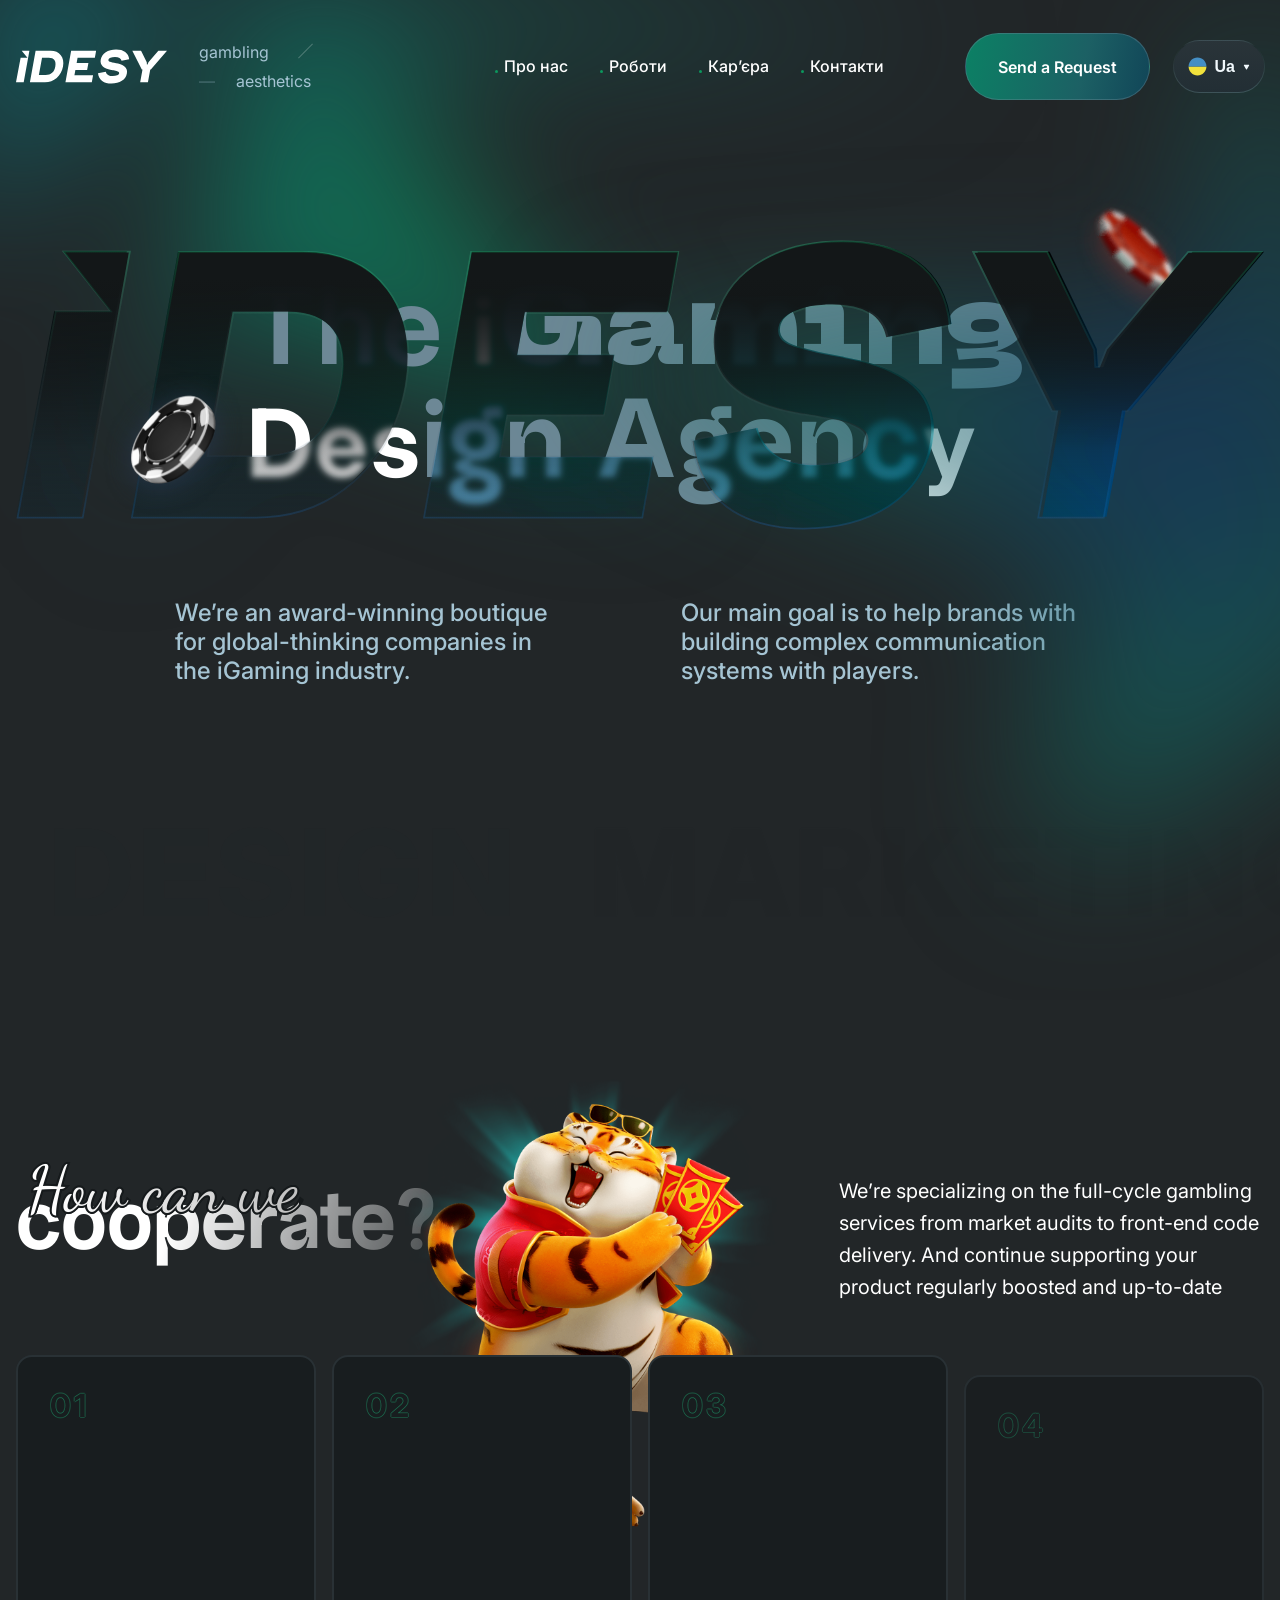
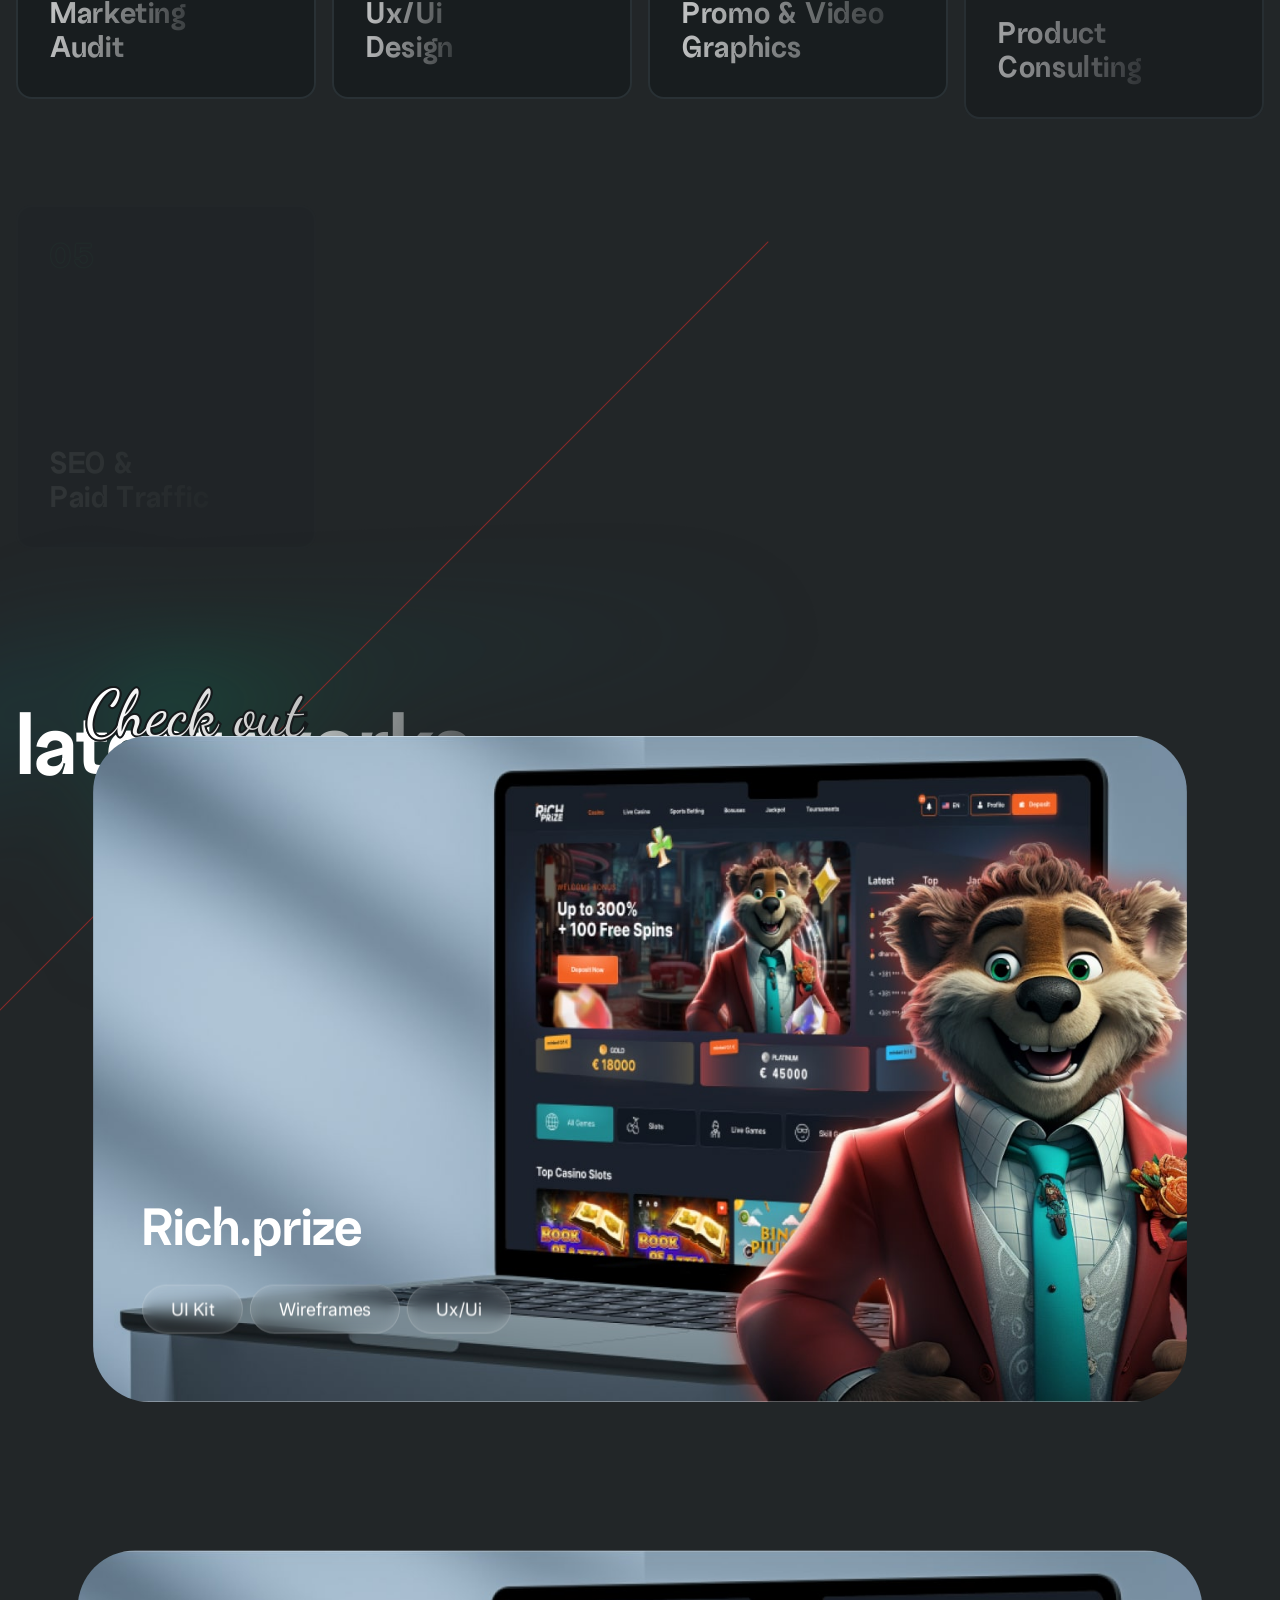
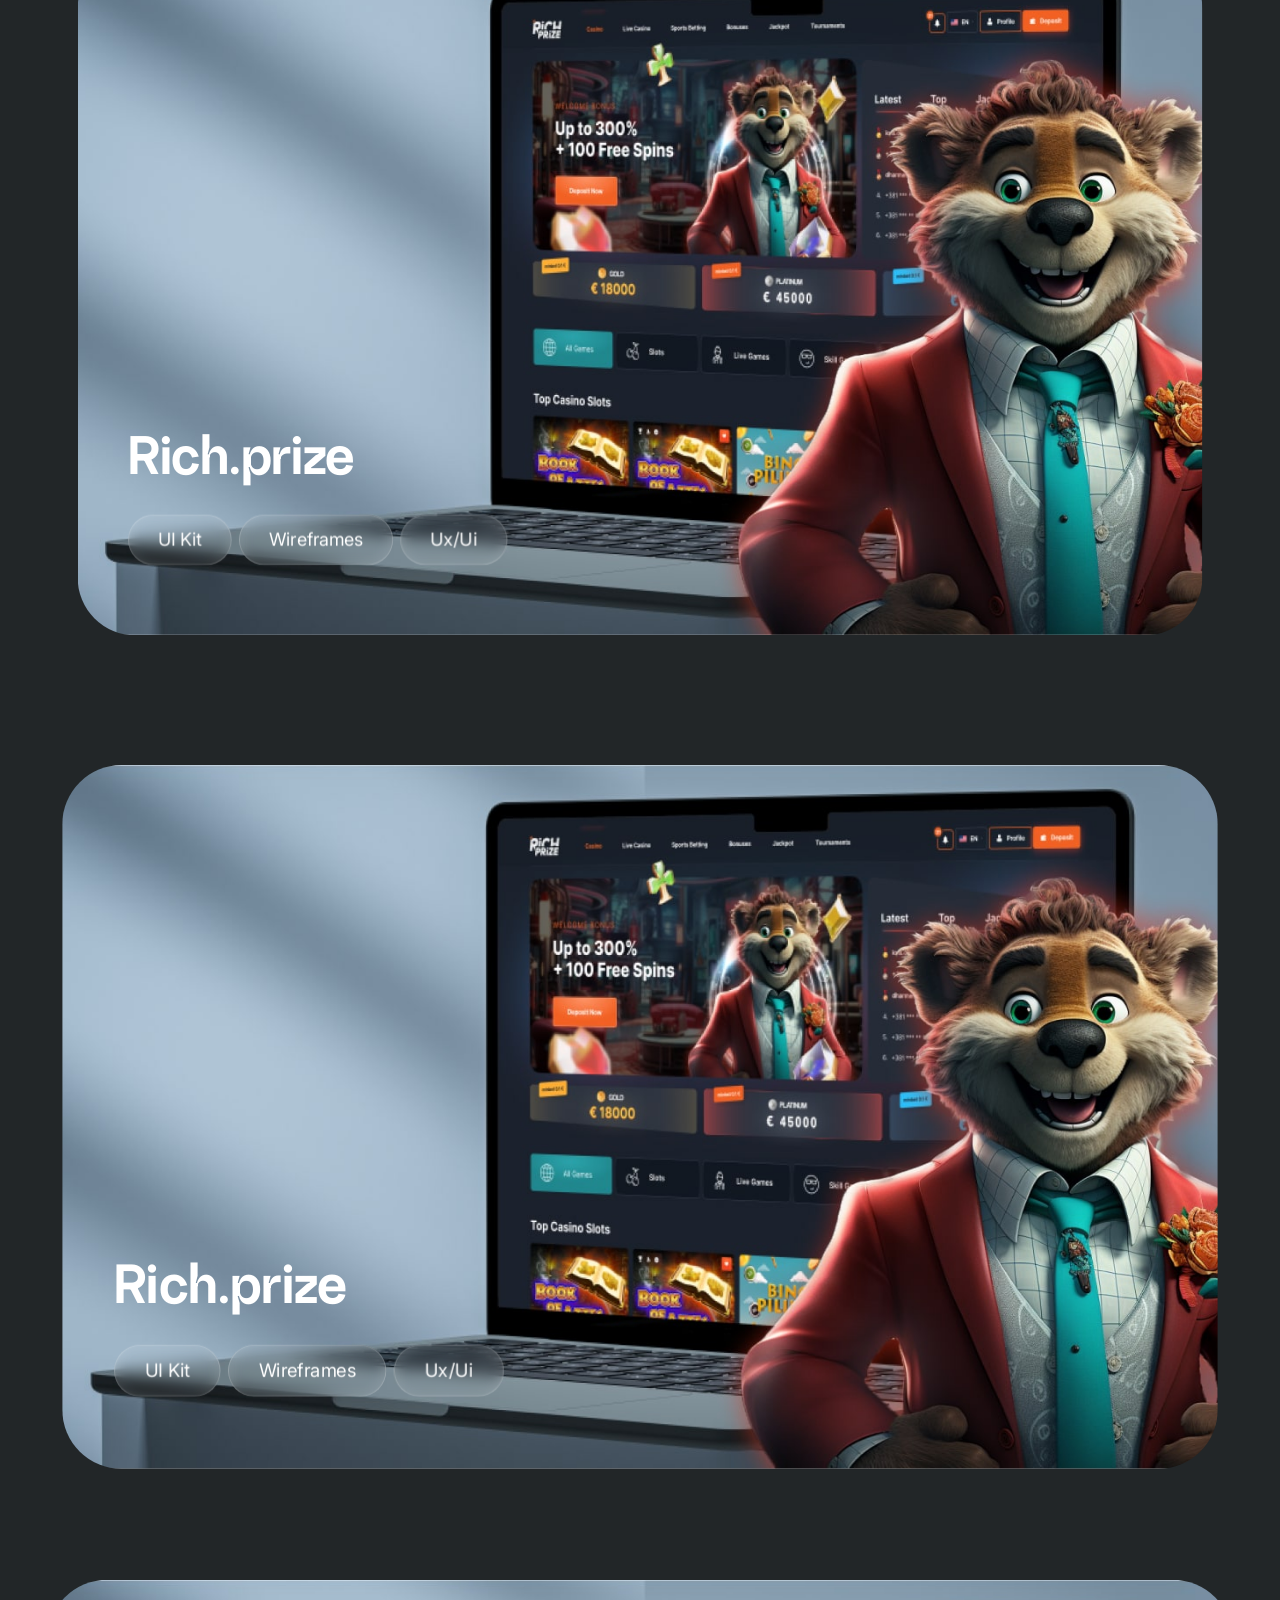
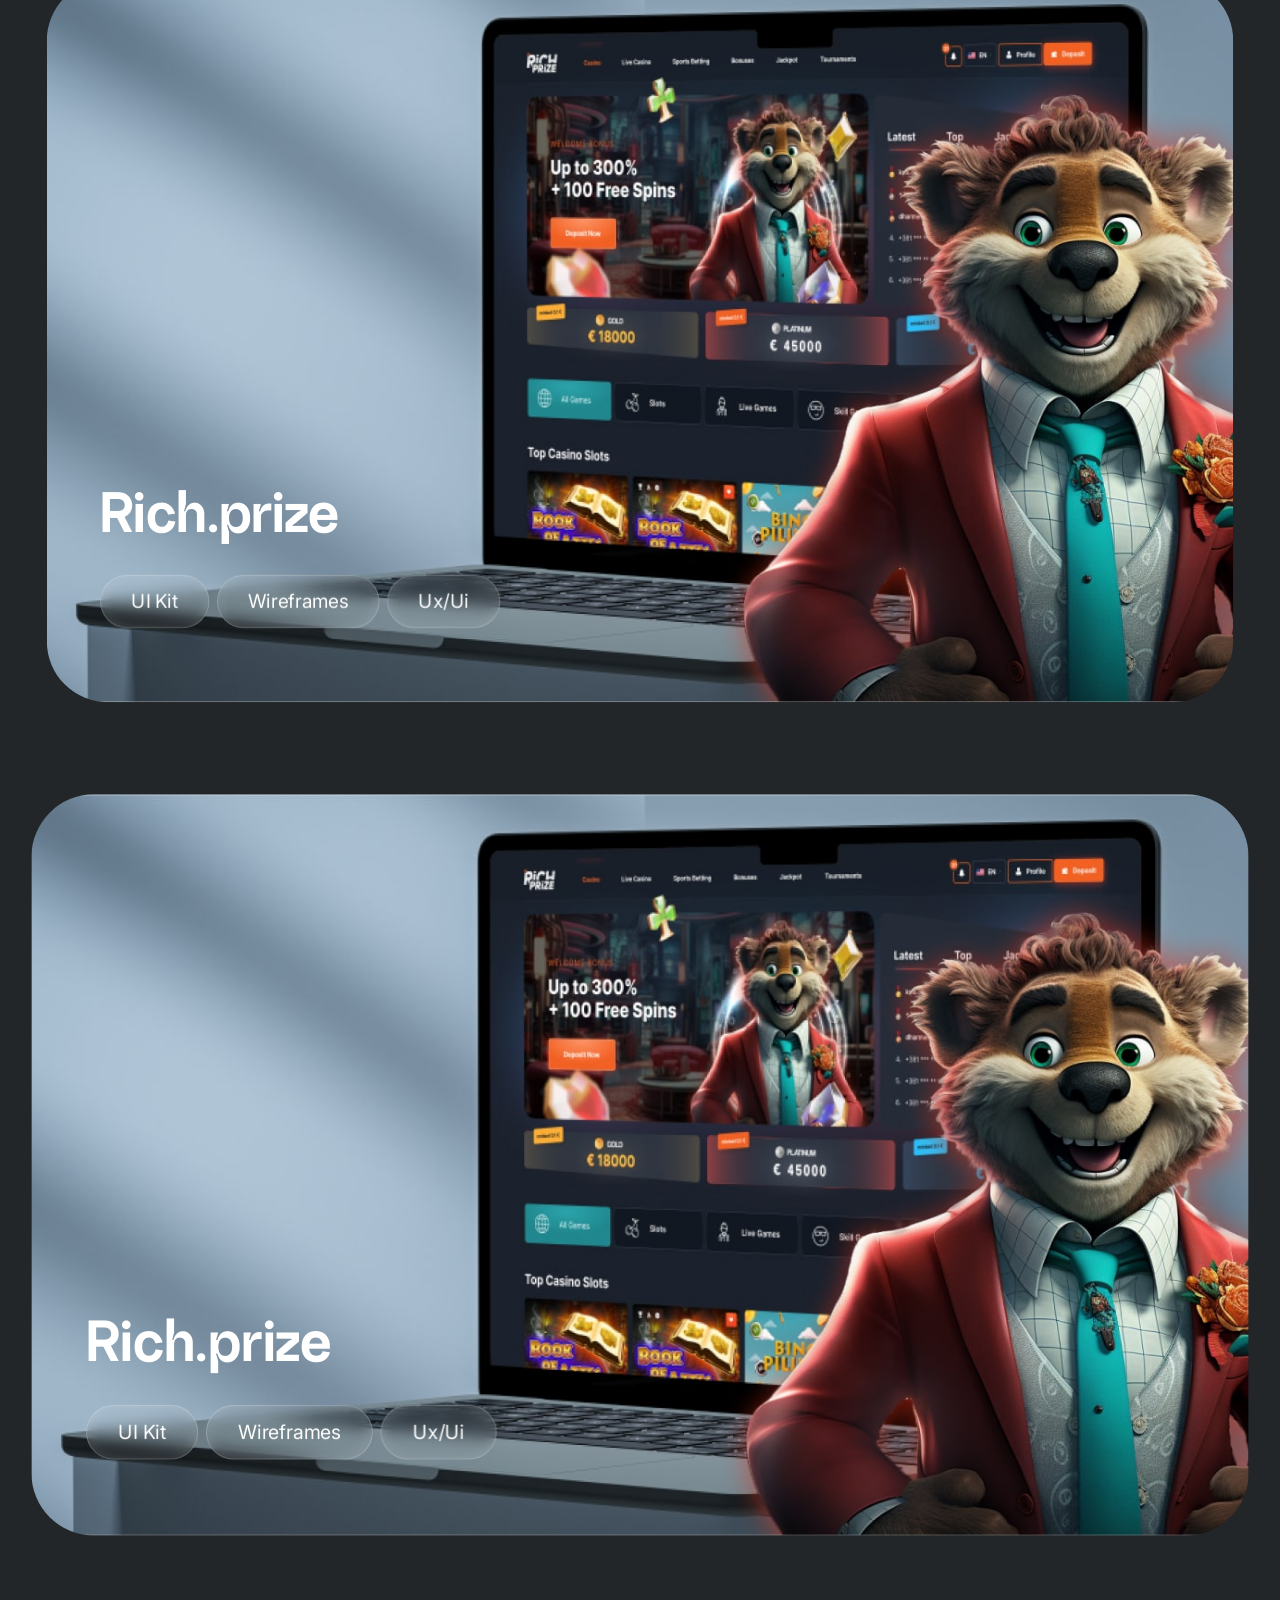
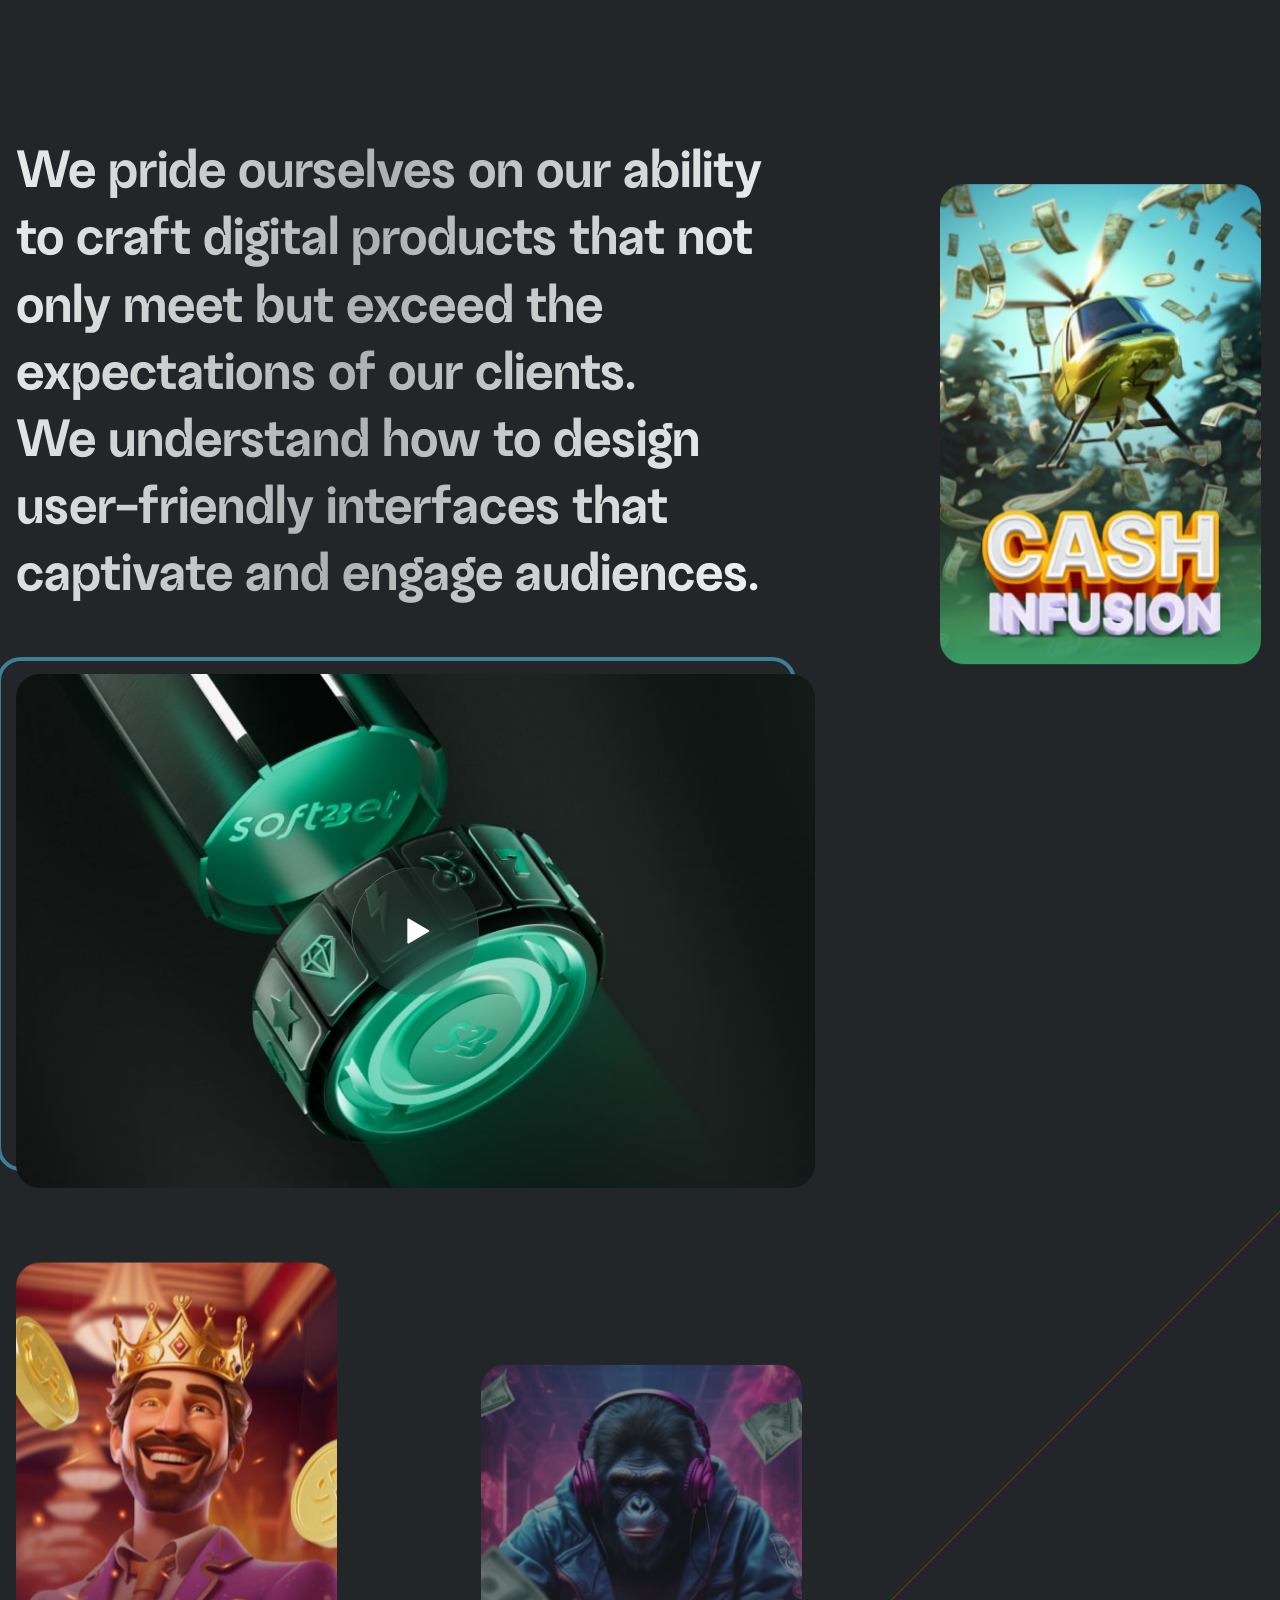
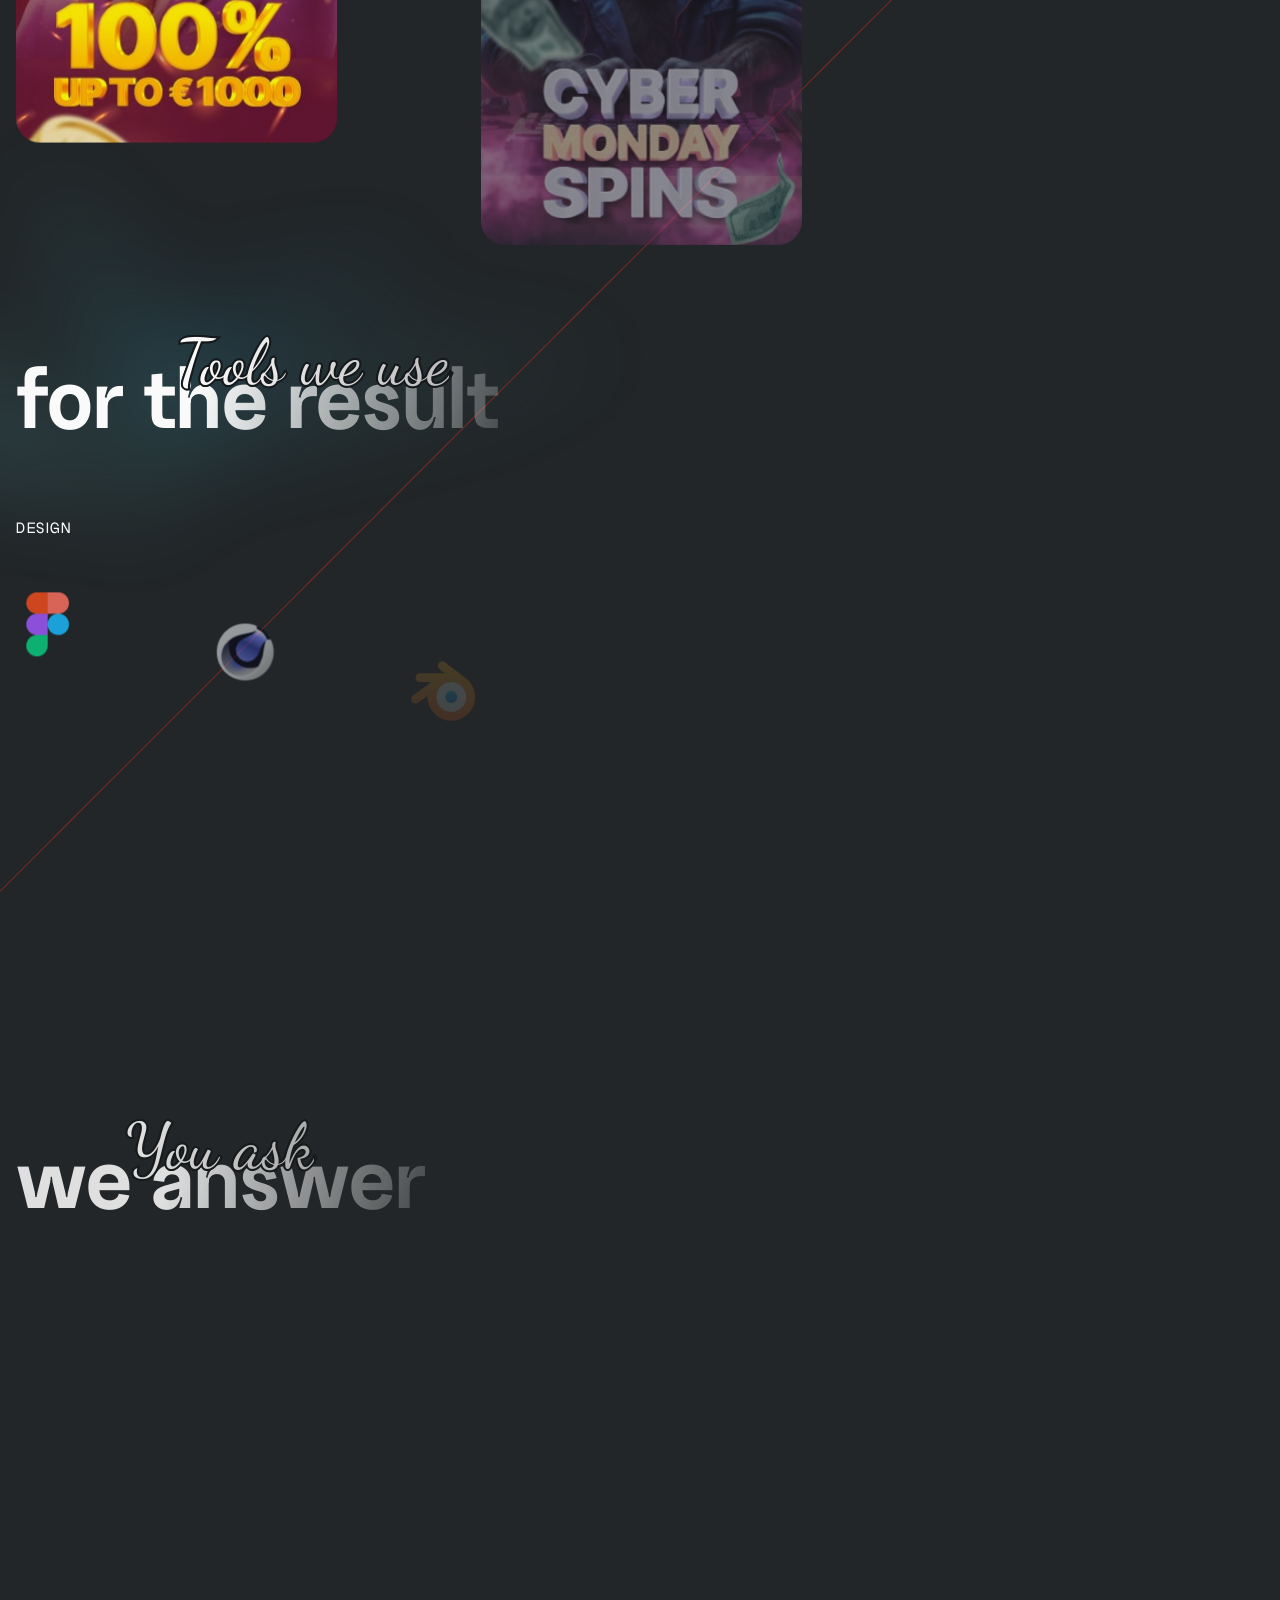
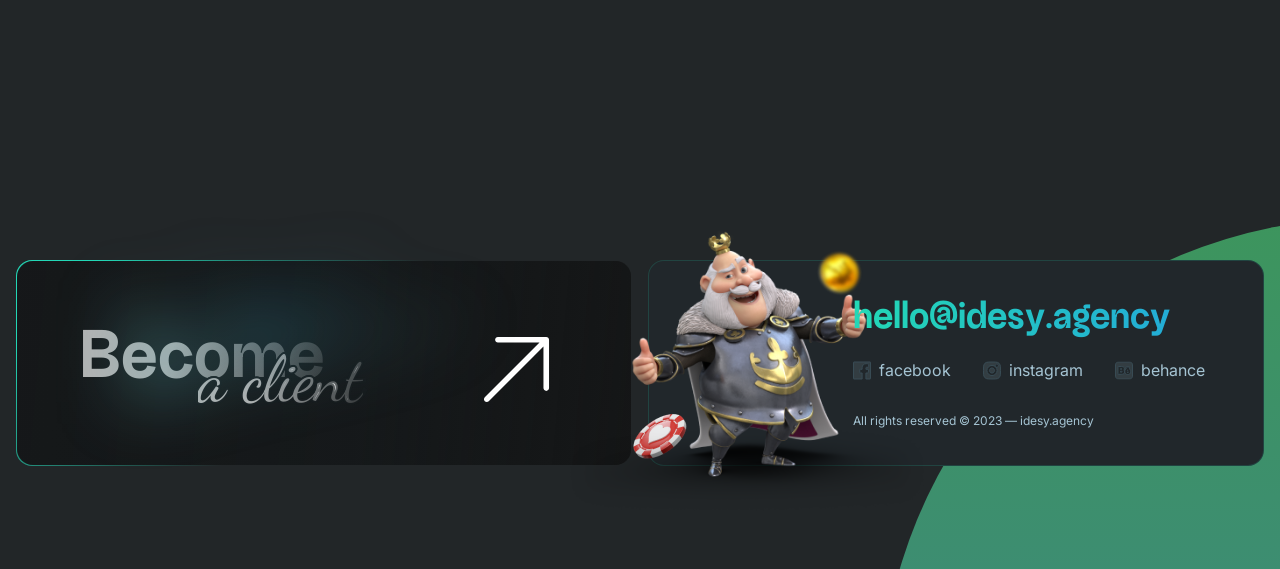
<file: old-dist/index.html>
<!DOCTYPE html>
<html lang="en">

<head>
  <meta charset="UTF-8" />
  <meta name="viewport" content="width=device-width, initial-scale=1" />
  <meta http-equiv="X-UA-Compatible" content="IE=edge" />
  <title>test</title>
<script defer src="scripts.min.js"></script><link href="styles/styles.min.css" rel="stylesheet"></head>

<body>
  <div class="wrapper">
    <!--  header -->
    <header class="header">
      <div class="container">
        <div class="left-side">
          <a href="#" class="logo-holder">
            <img src="images/logo.svg" alt="idesy">
          </a>
          <div class="logo-text">
            <p>gambling</p>
            <p>aesthetics</p>
          </div>
        </div>
        <div class="right-side">
          <nav class="main-navigation" id="site-navigation">
            <div class="inner-holder">
              <div class="menu-menu-ua-container">
                <ul id="menu-menu-ua" class="menu">
                  <li id="menu-item-23" class="menu-item menu-item-type-custom menu-item-object-custom menu-item-23"><a href="#">Про нас</a></li>
                  <li id="menu-item-24" class="menu-item menu-item-type-custom menu-item-object-custom menu-item-24"><a href="#">Роботи</a></li>
                  <li id="menu-item-25" class="menu-item menu-item-type-custom menu-item-object-custom menu-item-25"><a href="#">Кар’єра</a></li>
                  <li id="menu-item-26" class="menu-item menu-item-type-custom menu-item-object-custom menu-item-26"><a href="#">Контакти</a></li>
                </ul>
              </div>
            </div>
            <div class="langs-list">
              <a href="#" class="btn-select">
                <span class="icon-holder">
                  <img src="images/flag-ua.svg" alt="ua">
                </span>Ua
              </a>
              <a href="#" class="btn-select">
                <span class="icon-holder">
                  <img src="images/flag-en.svg" alt="ua">
                </span>En
              </a>
            </div>
          </nav>
          <a href="#" class="btn btn-md btn-primary">Send a Request</a>
          <div class="lang-select">
            <button class="btn-select">
              <span class="icon-holder">
                <img src="images/flag-ua.svg" alt="ua">
              </span>
              Ua
              <svg width="7" height="6" viewBox="0 0 7 6" fill="none" xmlns="http://www.w3.org/2000/svg">
                <path d="M3.93301 5.25C3.74056 5.58333 3.25944 5.58333 3.06699 5.25L0.901924 1.5C0.709474 1.16667 0.950037 0.75 1.33494 0.75L5.66506 0.75C6.04996 0.75 6.29053 1.16667 6.09808 1.5L3.93301 5.25Z" fill="white" />
              </svg>
            </button>
            <ul class="lang-dropdown">
              <li class="dropdown-item">
                <a href="#" class="btn-select">
                  <span class="icon-holder">
                    <img src="images/flag-en.svg" alt="ua">
                  </span>
                  En
                </a>
              </li>
            </ul>
          </div>
          <a href="#" class="btn-toggle-menu">
          </a>
        </div>
      </div>
    </header>
    <!-- / header -->
    <main id="main">
      <div class="home-page">
        <svg class="graphic-2" width="2154" height="1907" viewBox="0 0 2154 1907" fill="none" xmlns="http://www.w3.org/2000/svg">
          <g filter="url(#filter0_f_154_4)">
            <path class="path-graphic-2" d="M1014 1626.5C984.579 1462.66 1077 1177 1077 1177C1077 1177 285.744 872.828 257.5 825.5C229.256 778.172 1291.07 759.59 1291.07 759.59C1291.07 759.59 1296.1 140.218 1367.5 276.5C1575.31 673.124 1536.79 1264.63 1529.73 1352.27C1530.1 1351.98 1530.46 1351.7 1530.83 1351.41L1653.79 640.183L1897.91 1051.24C1897.91 1051.24 1724.26 1201.44 1530.83 1351.41L1528.78 1363.27C1528.78 1363.27 1529.15 1359.48 1529.73 1352.27C1294.35 1534.68 1030.13 1716.34 1014 1626.5Z" fill="url(#paint0_diamond_154_4)" fill-opacity="0.64" />
          </g>
          <defs>
            <filter id="filter0_f_154_4" x="0.94635" y="0.908508" width="2152.97" height="1905.3" filterUnits="userSpaceOnUse" color-interpolation-filters="sRGB">
              <feFlood flood-opacity="0" result="BackgroundImageFix" />
              <feBlend mode="normal" in="SourceGraphic" in2="BackgroundImageFix" result="shape" />
              <feGaussianBlur stdDeviation="128" result="effect1_foregroundBlur_154_4" />
            </filter>
            <radialGradient id="paint0_diamond_154_4" cx="0" cy="0" r="1" gradientUnits="userSpaceOnUse" gradientTransform="translate(1219.89 944.193) rotate(-120.706) scale(518.057 528.304)">
              <stop stop-color="#11376F" />
              <stop offset="1" stop-color="#116F64" />
            </radialGradient>
          </defs>
        </svg>
        <div class="section_intro">
          <svg class="graphic-1" width="1248" height="720" viewBox="0 0 1248 720" fill="none" xmlns="http://www.w3.org/2000/svg">
            <g filter="url(#filter0_f_468_170824)">
              <path class="path-graphic-1" d="M1088 0L401.5 9L731 464.5L234 292.5L130.5 559.5L287.227 -81.8568L236.085 -87.0846L-37 232.5V-115L236.085 -87.0846L309.5 -173L287.227 -81.8568L1088 0Z" fill="url(#paint0_diamond_468_170824)" />
            </g>
            <defs>
              <filter id="filter0_f_468_170824" x="-197" y="-333" width="1445" height="1052.5" filterUnits="userSpaceOnUse" color-interpolation-filters="sRGB">
                <feFlood flood-opacity="0" result="BackgroundImageFix" />
                <feBlend mode="normal" in="SourceGraphic" in2="BackgroundImageFix" result="shape" />
                <feGaussianBlur stdDeviation="80" result="effect1_foregroundBlur_468_170824" />
              </filter>
              <radialGradient id="paint0_diamond_468_170824" cx="0" cy="0" r="1" gradientUnits="userSpaceOnUse" gradientTransform="translate(525.5 193.25) rotate(90) scale(366.25 562.5)">
                <stop stop-color="#116F49" />
                <stop offset="1" stop-color="#11696F" stop-opacity="0.83" />
              </radialGradient>
            </defs>
          </svg>
          <div class="container">
            <div class="title-wrapper">
              <h1 class="h1">The <span>i</span><span>Gaming</span> <br> <span>Des</span>ign Agenc<span>y</span></h1>
              <div class="decor-title">
                <div class="chip chip-1"></div>
                <div class="chip chip-2"></div>
                <img src="images/idesy.svg" alt="...">
                <div id="svgWrapper">
                  <div id="svg" class="method2"></div>
                </div>
              </div>
            </div>
            <div class="text-holder">
              <p>We’re an award-winning boutique for global-thinking companies in the iGaming industry.</p>
              <p>Our main goal is to help brands with building complex communication systems with players.</p>
            </div>
            <div class="marquee-group">
              <div class="marquee" marquee>
                <span>DESIGN</span>
                <span class="title-style-2">MARKETING</span>
                <span>AUDITS</span>
                <span class="title-style-2">PROMOS</span>
              </div>
            </div>
          </div>
        </div>
        <div class="section_cooperate">
          <div class="container">
            <div class="section-header">
              <h2 class="title-custom title-custom-1">
                <span data-text="How can we"></span>
                <span>cooperate?</span>
              </h2>
              <div class="header-img"></div>
              <p class="header-text">We’re specializing on the full-cycle gambling services from market audits to front-end code delivery. And continue supporting your product regularly boosted and up-to-date</p>
            </div>
            <div class="row">
              <div class="col-3">
                <div class="cooperate-card">
                  <img src="images/img-04.png" class="card-img" alt="Marketing Audit">
                  <h3 class="card-title">
                    Marketing <br>
                    Audit
                  </h3>
                  <a href="#" class="card-link">
                    Marketing
                    Audit
                  </a>
                </div>
              </div>
              <div class="col-3">
                <div class="cooperate-card">
                  <img src="images/img-04.png" class="card-img" alt="Marketing Audit">
                  <h3 class="card-title">
                    Ux/Ui<br>
                    Design
                  </h3>
                  <a href="#" class="card-link">
                    Ux/Ui
                    Design
                  </a>
                </div>
              </div>
              <div class="col-3">
                <div class="cooperate-card">
                  <img src="images/img-04.png" class="card-img" alt="Marketing Audit">
                  <h3 class="card-title">
                    Promo & Video<br>
                    Graphics
                  </h3>
                  <a href="#" class="card-link">
                    Promo & Video
                    Graphics
                  </a>
                </div>
              </div>
              <div class="col-3">
                <div class="cooperate-card">
                  <img src="images/img-04.png" class="card-img" alt="Marketing Audit">
                  <h3 class="card-title">
                    Product<br>
                    Consulting
                  </h3>
                  <a href="#" class="card-link">
                    Product
                    Consulting
                  </a>
                </div>
              </div>
              <div class="col-3">
                <div class="cooperate-card">
                  <img src="images/img-04.png" class="card-img" alt="Marketing Audit">
                  <h3 class="card-title">
                    SEO &<br>
                    Paid Traffic
                  </h3>
                  <a href="#" class="card-link">
                    SEO &
                    Paid Traffic
                  </a>
                </div>
              </div>
              <div class="col-3">
                <div class="cooperate-card">
                  <img src="images/img-04.png" class="card-img" alt="Marketing Audit">
                  <h3 class="card-title">
                    Front-end<br>
                    Developing
                  </h3>
                  <a href="#" class="card-link">
                    Front-end
                    Developing
                  </a>
                </div>
              </div>
              <div class="col-3">
                <div class="cooperate-card">
                  <img src="images/img-04.png" class="card-img" alt="Marketing Audit">
                  <h3 class="card-title">
                    E-mail<br>
                    Marketing
                  </h3>
                  <a href="#" class="card-link">
                    E-mail
                    Marketing
                  </a>
                </div>
              </div>
              <div class="col-3">
                <div class="cooperate-card">
                  <img src="images/img-04.png" class="card-img" alt="Marketing Audit">
                  <h3 class="card-title">
                    Marketing <br>
                    Audit
                  </h3>
                  <a href="#" class="card-link">
                    Marketing
                    Audit
                  </a>
                </div>
              </div>
            </div>
          </div>
        </div>
        <div class="section_latest-works">
          <div class="container">
            <h2 class="title-custom title-custom-2">
              <span data-text="Check out"></span>
              <span>latest works</span>
            </h2>
            <div class="cards-holder">
              <div class="works-card">
                <div class="img-holder">
                  <img src="images/img-06.jpg" alt="...">
                </div>
                <h3 class="card-title">Rich.prize</h3>
                <ul class="list-tags">
                  <li><span>UI Kit</span></li>
                  <li><span>Wireframes</span></li>
                  <li><span>Ux/Ui</span></li>
                </ul>
                <a href="#" class="card-link">Rich.prize</a>
              </div>
              <div class="works-card">
                <div class="img-holder">
                  <img src="images/img-06.jpg" alt="...">
                </div>
                <h3 class="card-title">Rich.prize</h3>
                <ul class="list-tags">
                  <li><span>UI Kit</span></li>
                  <li><span>Wireframes</span></li>
                  <li><span>Ux/Ui</span></li>
                </ul>
                <a href="#" class="card-link">Rich.prize</a>
              </div>
              <div class="works-card">
                <div class="img-holder">
                  <img src="images/img-06.jpg" alt="...">
                </div>
                <h3 class="card-title">Rich.prize</h3>
                <ul class="list-tags">
                  <li><span>UI Kit</span></li>
                  <li><span>Wireframes</span></li>
                  <li><span>Ux/Ui</span></li>
                </ul>
                <a href="#" class="card-link">Rich.prize</a>
              </div>
              <div class="works-card">
                <div class="img-holder">
                  <img src="images/img-06.jpg" alt="...">
                </div>
                <h3 class="card-title">Rich.prize</h3>
                <ul class="list-tags">
                  <li><span>UI Kit</span></li>
                  <li><span>Wireframes</span></li>
                  <li><span>Ux/Ui</span></li>
                </ul>
                <a href="#" class="card-link">Rich.prize</a>
              </div>
              <div class="works-card">
                <div class="img-holder">
                  <img src="images/img-06.jpg" alt="...">
                </div>
                <h3 class="card-title">Rich.prize</h3>
                <ul class="list-tags">
                  <li><span>UI Kit</span></li>
                  <li><span>Wireframes</span></li>
                  <li><span>Ux/Ui</span></li>
                </ul>
                <a href="#" class="card-link">Rich.prize</a>
              </div>
            </div>
          </div>
        </div>
        <div class="section_pride">
          <div class="container">
            <div class="text-holder">
              <p>We pride ourselves on our ability to craft digital products that not only meet but exceed the expectations of our clients.</p>
              <p>
                We understand how to design user-friendly interfaces that captivate and engage audiences.
              </p>
            </div>
            <div class="video-holder">
              <video src="images/video-01.mp4" poster="images/img-07.jpg" loop muted></video>
            </div>
            <div class="cards-holder">
              <div class="left-side">
                <div class="img-holder">
                  <img src="images/img-08.jpg" alt="...">
                </div>
                <div class="img-holder">
                  <img src="images/img-09.jpg" alt="...">
                </div>
              </div>
              <div class="right-side">
                <div class="img-holder">
                  <img src="images/img-010.jpg" alt="...">
                </div>
                <div class="img-holder">
                  <img src="images/img-011.jpg" alt="...">
                </div>
              </div>
            </div>
          </div>
          <div class="section-illustration"></div>
        </div>
        <div class="section_result">
          <div class="container">
            <h2 class="title-custom title-custom-3">
              <span data-text="Tools we use"></span>
              <span>for the result</span>
            </h2>
            <div>
              <div class="list-holder">
                <span class="list-title">design</span>
                <ul class="list-result">
                  <li>
                    <div class="img-holder">
                      <img src="images/img-012.png" alt="...">
                    </div>
                    <span class="li-title">Blender</span>
                  </li>
                  <li>
                    <div class="img-holder">
                      <img src="images/img-013.png" alt="...">
                    </div>
                    <span class="li-title">Blender</span>
                  </li>
                  <li>
                    <div class="img-holder">
                      <img src="images/img-014.png" alt="...">
                    </div>
                    <span class="li-title">Blender</span>
                  </li>
                  <li>
                    <div class="img-holder">
                      <img src="images/img-015.png" alt="...">
                    </div>
                    <span class="li-title">Blender</span>
                  </li>
                  <li>
                    <div class="img-holder">
                      <img src="images/img-016.png" alt="...">
                    </div>
                    <span class="li-title">Blender</span>
                  </li>
                  <li>
                    <div class="img-holder">
                      <img src="images/img-017.png" alt="...">
                    </div>
                    <span class="li-title">Blender</span>
                  </li>
                  <li>
                    <div class="img-holder">
                      <img src="images/img-018.png" alt="...">
                    </div>
                    <span class="li-title">Blender</span>
                  </li>
                </ul>
              </div>
              <div class="list-holder">
                <span class="list-title">MANAGEMENT AND CODE</span>
                <ul class="list-result">
                  <li>
                    <div class="img-holder">
                      <img src="images/img-019.png" alt="...">
                    </div>
                    <span class="li-title">Blender</span>
                  </li>
                  <li>
                    <div class="img-holder">
                      <img src="images/img-020.png" alt="...">
                    </div>
                    <span class="li-title">Blender</span>
                  </li>
                  <li>
                    <div class="img-holder">
                      <img src="images/img-021.png" alt="...">
                    </div>
                    <span class="li-title">Blender</span>
                  </li>
                  <li>
                    <div class="img-holder">
                      <img src="images/img-022.png" alt="...">
                    </div>
                    <span class="li-title">Blender</span>
                  </li>
                  <li>
                    <div class="img-holder">
                      <img src="images/img-023.png" alt="...">
                    </div>
                    <span class="li-title">Blender</span>
                  </li>
                  <li>
                    <div class="img-holder">
                      <img src="images/img-024.png" alt="...">
                    </div>
                    <span class="li-title">Blender</span>
                  </li>
                  <li>
                    <div class="img-holder">
                      <img src="images/img-025.png" alt="...">
                    </div>
                    <span class="li-title">Blender</span>
                  </li>
                </ul>
              </div>
            </div>
          </div>
        </div>
        <div class="section_answer">
          <div class="container">
            <h2 class="title-custom title-custom-4">
              <span data-text="You ask"></span>
              <span>we answer</span>
            </h2>
            <div class="row">
              <div class="col-6">
                <div class="accordion" accordion-item>
                  <div class="accordion-header">
                    <h3>How fast can you start working on my project?</h3>
                  </div>
                  <div class="accordion-body accordion-collapse">
                    <div class="text-holder">
                      <p>Lorem ipsum dolor sit amet consectetur adipisicing elit. Suscipit repellat explicabo laboriosam voluptas expedita omnis eos dolore natus consectetur atque ad asperiores similique magnam, nemo sequi impedit ducimus perspiciatis voluptatem!</p>
                    </div>
                  </div>
                </div>
                <div class="accordion" accordion-item>
                  <div class="accordion-header">
                    <h3>Who will be working on my project?</h3>
                  </div>
                  <div class="accordion-body accordion-collapse">
                    <div class="text-holder">
                      <p>Lorem ipsum dolor sit amet consectetur adipisicing elit. Suscipit repellat explicabo laboriosam voluptas expedita omnis eos dolore natus consectetur atque ad asperiores similique magnam, nemo sequi impedit ducimus perspiciatis voluptatem!</p>
                    </div>
                  </div>
                </div>
                <div class="accordion" accordion-item>
                  <div class="accordion-header">
                    <h3>Do I pay extra for more people?</h3>
                  </div>
                  <div class="accordion-body accordion-collapse">
                    <div class="text-holder">
                      <p>Lorem ipsum dolor sit amet consectetur adipisicing elit. Suscipit repellat explicabo laboriosam voluptas expedita omnis eos dolore natus consectetur atque ad asperiores similique magnam, nemo sequi impedit ducimus perspiciatis voluptatem!</p>
                    </div>
                  </div>
                </div>
                <div class="accordion" accordion-item>
                  <div class="accordion-header">
                    <h3>Do you provide post-release services?</h3>
                  </div>
                  <div class="accordion-body accordion-collapse">
                    <div class="text-holder">
                      <p>Lorem ipsum dolor sit amet consectetur adipisicing elit. Suscipit repellat explicabo laboriosam voluptas expedita omnis eos dolore natus consectetur atque ad asperiores similique magnam, nemo sequi impedit ducimus perspiciatis voluptatem!</p>
                    </div>
                  </div>
                </div>
              </div>
              <div class="col-6">
                <div class="accordion" accordion-item>
                  <div class="accordion-header">
                    <h3>How fast can you start working on my project?</h3>
                  </div>
                  <div class="accordion-body accordion-collapse">
                    <div class="text-holder">
                      <p>Lorem ipsum dolor sit amet consectetur adipisicing elit. Suscipit repellat explicabo laboriosam voluptas expedita omnis eos dolore natus consectetur atque ad asperiores similique magnam, nemo sequi impedit ducimus perspiciatis voluptatem!</p>
                    </div>
                  </div>
                </div>
                <div class="accordion" accordion-item>
                  <div class="accordion-header">
                    <h3>How do you keep the communication during the project?</h3>
                  </div>
                  <div class="accordion-body accordion-collapse">
                    <div class="text-holder">
                      <p>Lorem ipsum dolor sit amet consectetur adipisicing elit. Suscipit repellat explicabo laboriosam voluptas expedita omnis eos dolore natus consectetur atque ad asperiores similique magnam, nemo sequi impedit ducimus perspiciatis voluptatem!</p>
                    </div>
                  </div>
                </div>
                <div class="accordion" accordion-item>
                  <div class="accordion-header">
                    <h3>How can I get a proposal for my project?</h3>
                  </div>
                  <div class="accordion-body accordion-collapse">
                    <div class="text-holder">
                      <p>Lorem ipsum dolor sit amet consectetur adipisicing elit. Suscipit repellat explicabo laboriosam voluptas expedita omnis eos dolore natus consectetur atque ad asperiores similique magnam, nemo sequi impedit ducimus perspiciatis voluptatem!</p>
                    </div>
                  </div>
                </div>
                <div class="accordion" accordion-item>
                  <div class="accordion-header">
                    <h3>Do you only do design or development also?</h3>
                  </div>
                  <div class="accordion-body accordion-collapse">
                    <div class="text-holder">
                      <p>Lorem ipsum dolor sit amet consectetur adipisicing elit. Suscipit repellat explicabo laboriosam voluptas expedita omnis eos dolore natus consectetur atque ad asperiores similique magnam, nemo sequi impedit ducimus perspiciatis voluptatem!</p>
                    </div>
                  </div>
                </div>
              </div>
            </div>
          </div>
        </div>
      </div>
    </main>
    <!--  footer -->
    <footer class="footer">
      <div class="container">
        <div class="row">
          <div class="col-6">
            <div class="footer-block first-block">
              <span class="title-custom">
                <span data-text="a client"></span>
                <span>Become</span>
              </span>
              <div class="icon-holder">
                <img src="images/icon-04.svg" alt="...">
              </div>
              <a href="#" class="block-link">Become a client</a>
            </div>
          </div>
          <div class="col-6">
            <div class="footer-block second-block">
              <div class="block-img-1">
                <img src="images/img-026.png" alt="...">
              </div>
              <div class="block-content">
                <a href="mailto:hello@idesy.agency" class="link-mail">hello@idesy.agency</a>
                <ul class="soc-links">
                  <li>
                    <a href="#">
                      <span class="icon-holder">
                        <img src="images/icon-01.svg" alt="...">
                      </span>
                      facebook
                    </a>
                  </li>
                  <li>
                    <a href="#">
                      <span class="icon-holder">
                        <img src="images/icon-02.svg" alt="...">
                      </span>
                      instagram
                    </a>
                  </li>
                  <li>
                    <a href="#">
                      <span class="icon-holder">
                        <img src="images/icon-03.svg" alt="...">
                      </span>
                      behance
                    </a>
                  </li>
                </ul>
                <p class="copyright">
                  All rights reserved © 2023 — idesy.agency
                </p>
              </div>
            </div>
          </div>
        </div>
      </div>
    </footer>
    <!-- / footer -->
    <div class="modal-overlay" id="modalContainer">
    </div>
  </div>
</body>

</html>
</file>
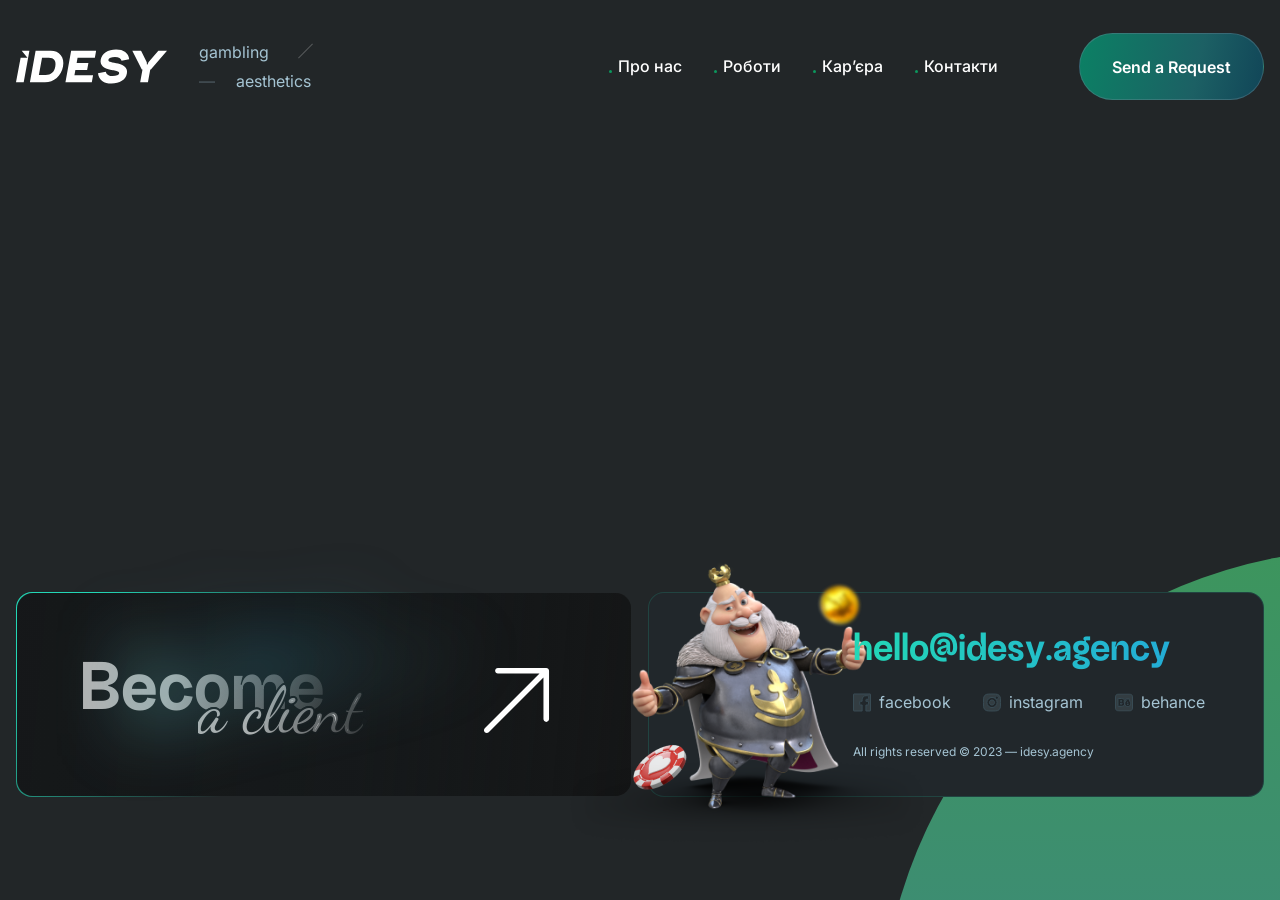
<file: old-dist/contact-form.html>
<!DOCTYPE html>
<html lang="en">

<head>
	<meta charset="UTF-8" />
	<meta name="viewport" content="width=device-width, initial-scale=1" />
	<meta http-equiv="X-UA-Compatible" content="IE=edge" />
	<title>test</title>
<script defer src="scripts.min.js"></script><link href="styles/styles.min.css" rel="stylesheet"></head>

<body>
	<div class="wrapper">
		<!--  header -->
		<header class="header">
			<div class="container">
				<div class="left-side">
					<a href="#" class="logo-holder">
						<img src="images/logo.svg" alt="idesy">
					</a>
					<div class="logo-text">
						<p>gambling</p>
						<p>aesthetics</p>
					</div>
				</div>
				<div class="right-side">
					<nav class="main-navigation" id="site-navigation">
						<div class="inner-holder">
							<div class="menu-menu-ua-container">
								<ul id="menu-menu-ua" class="menu">
									<li id="menu-item-23" class="menu-item menu-item-type-custom menu-item-object-custom menu-item-23"><a href="#">Про нас</a></li>
									<li id="menu-item-24" class="menu-item menu-item-type-custom menu-item-object-custom menu-item-24"><a href="#">Роботи</a></li>
									<li id="menu-item-25" class="menu-item menu-item-type-custom menu-item-object-custom menu-item-25"><a href="#">Кар’єра</a></li>
									<li id="menu-item-26" class="menu-item menu-item-type-custom menu-item-object-custom menu-item-26"><a href="#">Контакти</a></li>
								</ul>
							</div>
						</div>
					</nav>
					<a href="#" class="btn btn-md btn-primary" toggle-modal="modal-contact-form">Send a Request</a>
					<a href="#" class="btn-toggle-menu"></a>
				</div>
			</div>
		</header>
		<!-- / header -->
		<main id="main">
			<div class="home-page">
				<div class="section_intro">
					<div class="container">
					</div>
				</div>
			</div>
		</main>
		<!--  footer -->
		<footer class="footer">
			<div class="container">
				<div class="row">
					<div class="col-6">
						<div class="footer-block first-block">
							<span class="title-custom">
								<span data-text="a client"></span>
								<span>Become</span>
							</span>
							<div class="icon-holder">
								<img src="images/icon-04.svg" alt="...">
							</div>
							<a href="#" class="block-link" toggle-modal="modal-contact-form">Become a client</a>
						</div>
					</div>
					<div class="col-6">
						<div class="footer-block second-block">
							<div class="block-img-1">
								<img src="images/img-026.png" alt="...">
							</div>
							<div class="block-content">
								<a href="mailto:hello@idesy.agency" class="link-mail">hello@idesy.agency</a>
								<ul class="soc-links">
									<li>
										<a href="#">
											<span class="icon-holder">
												<img src="images/icon-01.svg" alt="...">
											</span>
											facebook
										</a>
									</li>
									<li>
										<a href="#">
											<span class="icon-holder">
												<img src="images/icon-02.svg" alt="...">
											</span>
											instagram
										</a>
									</li>
									<li>
										<a href="#">
											<span class="icon-holder">
												<img src="images/icon-03.svg" alt="...">
											</span>
											behance
										</a>
									</li>
								</ul>
								<p class="copyright">
									All rights reserved © 2023 — idesy.agency
								</p>
							</div>
						</div>
					</div>
				</div>
			</div>
		</footer>
		<!-- / footer -->
		<div class="modal-overlay">
			<div class="modal" id="modal-contact-form">
				<div class="modal-header">
					<h3 class="modal-title">Hello, iDESY.agency!</h3>
					<button class="btn-close">
						<svg width="42" height="42" viewBox="0 0 42 42" fill="none" xmlns="http://www.w3.org/2000/svg">
							<path d="M38.2157 0.513042L41.9869 4.28428L28.7876 17.4836L25.0164 13.7124L38.2157 0.513042ZM13.7026 25.0261L17.4739 28.7973L4.27456 41.9966L0.50332 38.2254L13.7026 25.0261ZM28.7876 25.0261L41.9869 38.2254L38.2157 41.9966L25.0164 28.7973L28.7876 25.0261ZM4.27456 0.513042L17.4739 13.7124L13.7026 17.4836L0.50332 4.28428L4.27456 0.513042Z" fill="white" />
						</svg>
						<span class="sr-only">close modal</span>
					</button>
				</div>
				<div class="contact-form">
					<div class="wpcf7 js" id="wpcf7-f200-p201-o1" lang="uk" dir="ltr">
						<div class="screen-reader-response">
							<p role="status" aria-live="polite" aria-atomic="true"></p>
							<ul></ul>
						</div>
						<form action="/ua/dfd/#wpcf7-f200-p201-o1" method="post" class="wpcf7-form init" aria-label="Contact form" novalidate="novalidate" data-status="init">
							<div style="display: none;">
								<input type="hidden" name="_wpcf7" value="200">
								<input type="hidden" name="_wpcf7_version" value="5.8.7">
								<input type="hidden" name="_wpcf7_locale" value="uk">
								<input type="hidden" name="_wpcf7_unit_tag" value="wpcf7-f200-p201-o1">
								<input type="hidden" name="_wpcf7_container_post" value="201">
								<input type="hidden" name="_wpcf7_posted_data_hash" value="">
							</div>
							<div class="inner-holder">
								<p>My name is <span class="wpcf7-form-control-wrap" data-name="your-name"><input size="40" class="wpcf7-form-control wpcf7-text wpcf7-validates-as-required form-control form-control-width-1" autocomplete="name" aria-required="true" aria-invalid="false" placeholder="your name" value="" type="text" name="your-name"></span> from <span class="wpcf7-form-control-wrap" data-name="company-name"><input size="40" class="wpcf7-form-control wpcf7-text wpcf7-validates-as-required form-control form-control-width-1" autocomplete="company-name" aria-required="true" aria-invalid="false" placeholder="name of your company" value="" type="text" name="company-name"></span> I’d like to discuss <span class="wpcf7-form-control-wrap" data-name="menu-169"><select class="wpcf7-form-control wpcf7-select custom-select form-select" aria-invalid="false" name="menu-169">
											<option value="New Website">New Website</option>
											<option value="Re-design current website">Re-design current website</option>
											<option value="Awesome branding">Awesome branding</option>
											<option value="Mobile application">Mobile application</option>
											<option value="Desktop application">Desktop application</option>
										</select></span> project idea and brief.<br>
									<span class="wpcf7-form-control-wrap" data-name="your-message"><textarea cols="1" rows="1" class="wpcf7-form-control wpcf7-textarea form-control" aria-invalid="false" placeholder="Pitch your project idea (optional)" name="your-message"></textarea></span>
								</p>
								<div class="budget-holder">
									<p>A budget for this project is
									</p>
									<div class="budget-list">
										<p><span class="wpcf7-form-control-wrap" data-name="radio-25"><span class="wpcf7-form-control wpcf7-radio"><span class="wpcf7-list-item first"><label><input type="radio" name="radio-25" value="<$10k" checked="checked"><span class="wpcf7-list-item-label">&lt;$10k</span></label></span><span class="wpcf7-list-item"><label><input type="radio" name="radio-25" value="$10-20k"><span class="wpcf7-list-item-label">$10-20k</span></label></span><span class="wpcf7-list-item last"><label><input type="radio" name="radio-25" value="$20k+"><span class="wpcf7-list-item-label">$20k+</span></label></span></span></span>
										</p>
									</div>
								</div>
								<div class="form-footer">
									<p>Contact me back at
									</p>
									<div class="two-selects-holder">
										<p><span class="wpcf7-form-control-wrap" data-name="menu-54"><select class="wpcf7-form-control wpcf7-select custom-select form-select" aria-invalid="false" name="menu-54">
													<option value="email">email</option>
													<option value="telegram">telegram</option>
												</select></span><span class="wpcf7-form-control-wrap" data-name="your-email"><input size="40" class="wpcf7-form-control wpcf7-email wpcf7-validates-as-required wpcf7-text wpcf7-validates-as-email form-control" autocomplete="email" aria-required="true" aria-invalid="false" placeholder="your email" value="" type="email" name="your-email"></span>
										</p>
									</div>
									<p><input class="wpcf7-form-control wpcf7-submit has-spinner btn btn-md btn-primary" type="submit" value="Submit"><span class="wpcf7-spinner"></span>
									</p>
								</div>
							</div>
							<div class="wpcf7-response-output" aria-hidden="true"></div>
						</form>
					</div>
				</div>
			</div>
		</div>
	</div>
</body>

</html>
</file>
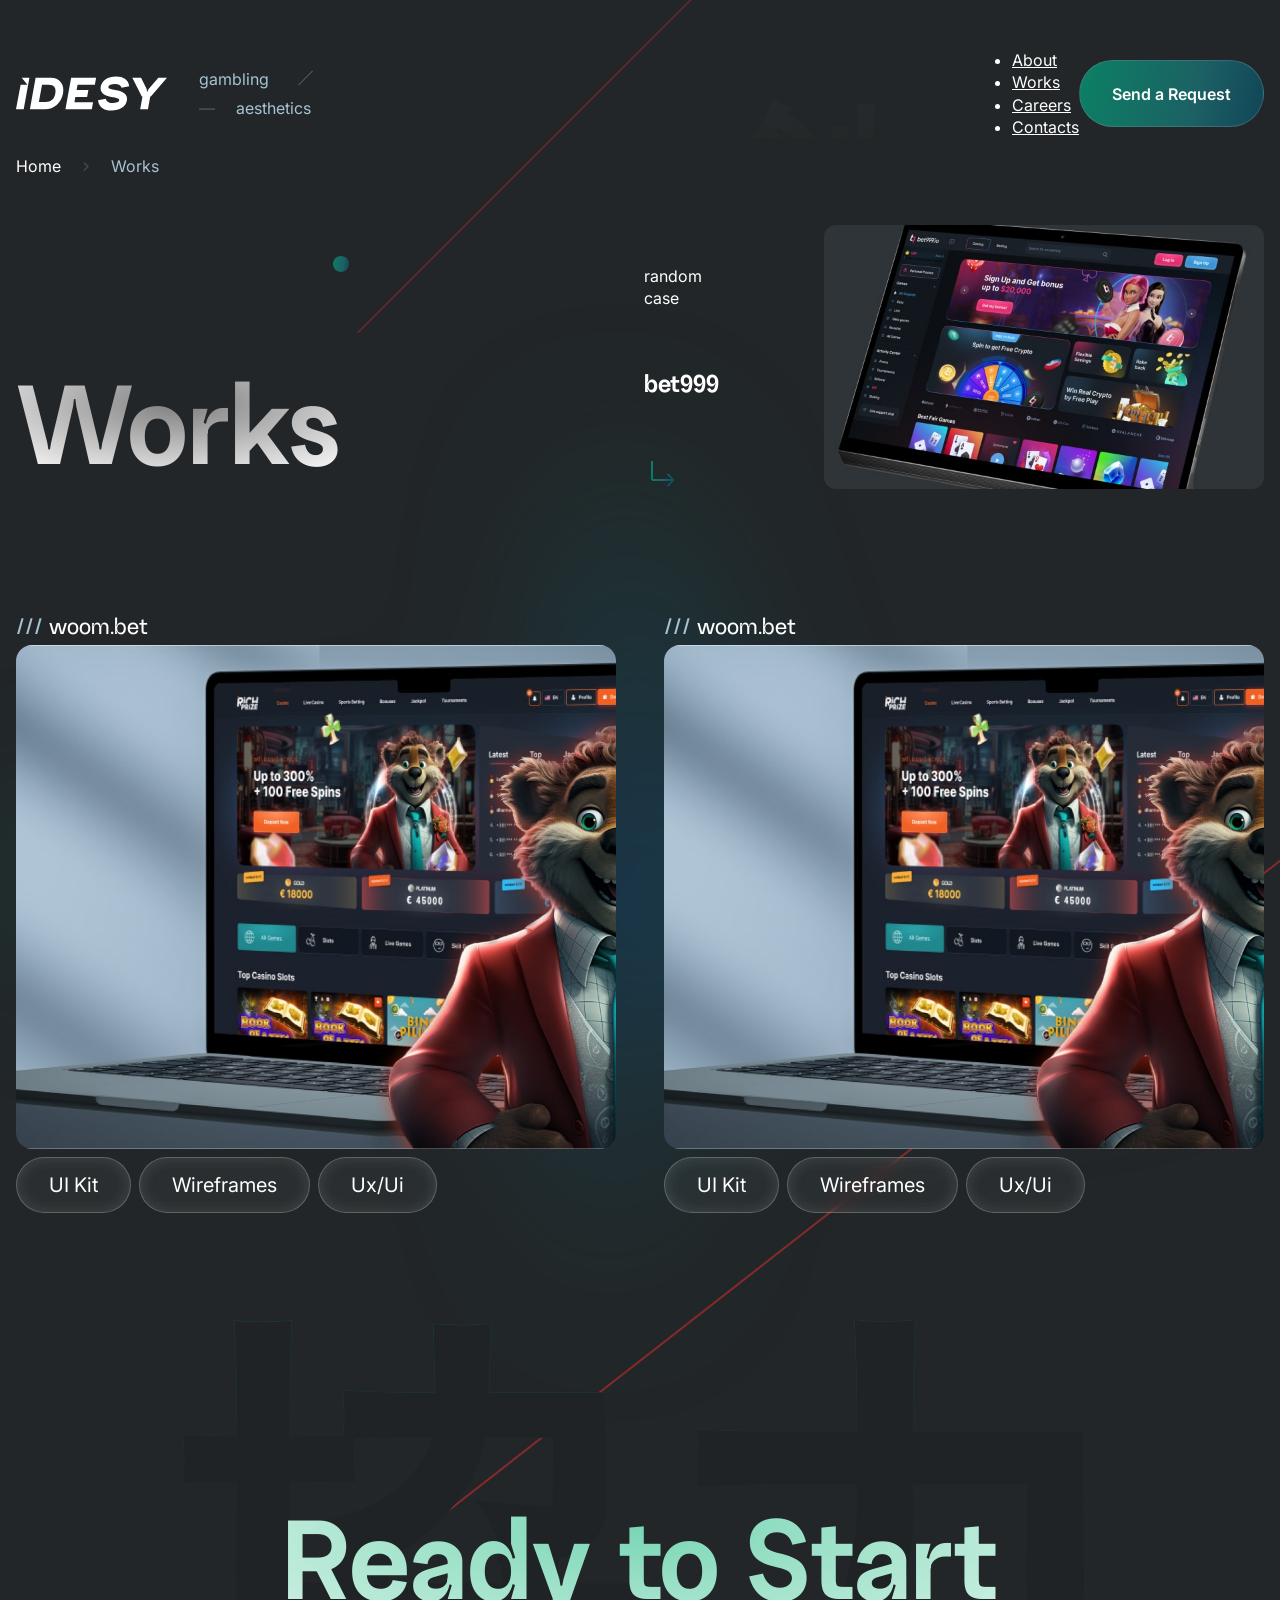
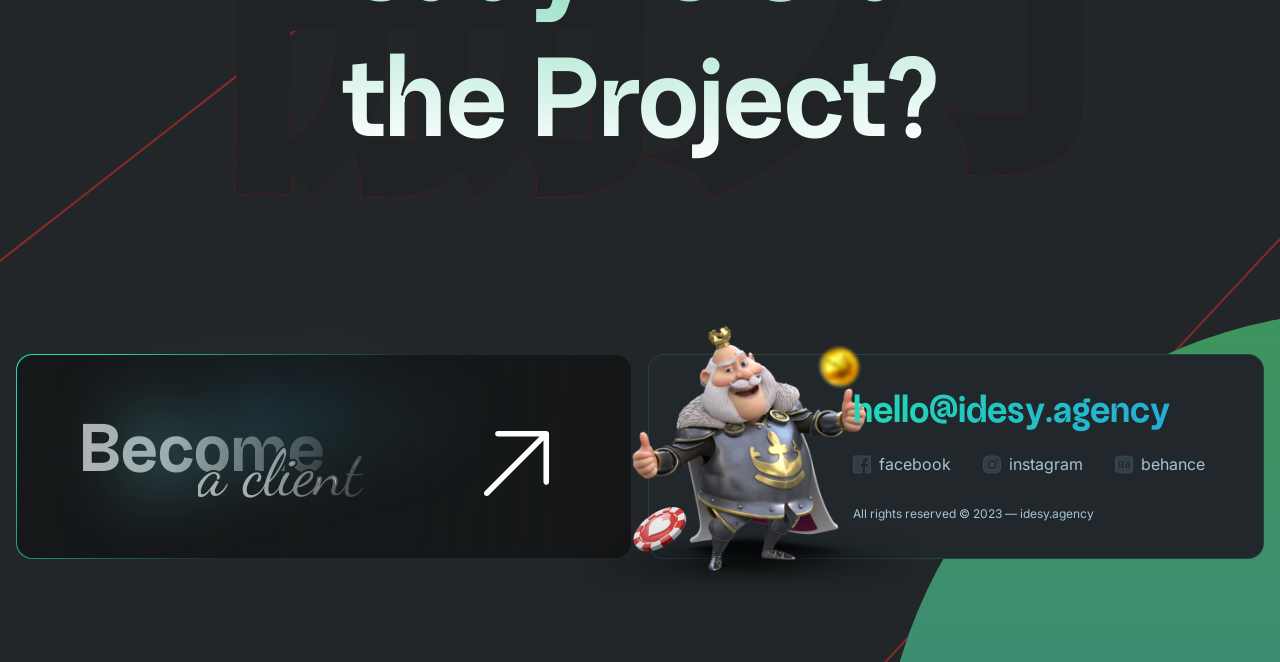
<file: old-dist/works.html>
<!DOCTYPE html>
<html lang="en">

<head>
	<meta charset="UTF-8" />
	<meta name="viewport" content="width=device-width, initial-scale=1" />
	<meta http-equiv="X-UA-Compatible" content="IE=edge" />
	<title>works</title>
<script defer src="scripts.min.js"></script><link href="styles/styles.min.css" rel="stylesheet"></head>

<body>
	<div class="wrapper">
		<!--  header -->
		<header class="header">
			<div class="container">
				<div class="left-side">
					<a href="#" class="logo-holder">
						<img src="images/logo.svg" alt="idesy">
					</a>
					<div class="logo-text">
						<p>gambling</p>
						<p>aesthetics</p>
					</div>
				</div>
				<div class="right-side">
					<nav class="main-nav">
						<ul class="main-menu">
							<li>
								<a href="#">About</a>
							</li>
							<li>
								<a href="#">Works</a>
							</li>
							<li>
								<a href="#">Careers</a>
							</li>
							<li>
								<a href="#">Contacts</a>
							</li>
						</ul>
					</nav>
					<a href="#" class="btn btn-md btn-primary">Send a Request</a>
					<a href="#" class="btn-toggle-menu">
					</a>
				</div>
			</div>
		</header>
		<!-- / header -->
		<main id="main">
			<div class="works-page">
				<div class="container">
					<ul class="breadcrumb">
						<li>
							<a href="#">Home</a>
						</li>
						<li>
							<span>Works</span>
						</li>
					</ul>
					<div class="page-intro">
						<h1 class="h1">Works</h1>
						<div class="random-case">
							<div class="left-side">
								<span>random <br> case</span>
								<span>bet999</span>
							</div>
							<div class="right-side">
								<div class="img-holder">
									<img src="images/img-030.jpg" alt="...">
								</div>
							</div>
						</div>
					</div>
					<div class="section_works">
						<div class="row">
							<div class="col-6">
								<div class="works-item">
									<h3 class="h3" data-before="///">woom.bet</h3>
									<div class="item-picture" style="background-image: url(images/img-06.jpg);"></div>
									<ul class="list-tags">
										<li><span>UI Kit</span></li>
										<li><span>Wireframes</span></li>
										<li><span>Ux/Ui</span></li>
									</ul>
									<a href="#" class="item-link">woom.bet</a>
								</div>
							</div>
							<div class="col-6">
								<div class="works-item">
									<h3 class="h3" data-before="///">woom.bet</h3>
									<div class="item-picture" style="background-image: url(images/img-06.jpg);"></div>
									<ul class="list-tags">
										<li><span>UI Kit</span></li>
										<li><span>Wireframes</span></li>
										<li><span>Ux/Ui</span></li>
									</ul>
									<a href="#" class="item-link">woom.bet</a>
								</div>
							</div>
							<!-- <div class="col-6">
								<div class="works-item">
									<h3 class="h3" data-before="///">woom.bet</h3>
									<div class="item-picture" style="background-image: url(images/img-06.jpg);"></div>
									<ul class="list-tags">
										<li><span>UI Kit</span></li>
										<li><span>Wireframes</span></li>
										<li><span>Ux/Ui</span></li>
									</ul>
									<a href="#" class="item-link">woom.bet</a>
								</div>
							</div>
							<div class="col-6">
								<div class="works-item">
									<h3 class="h3" data-before="///">woom.bet</h3>
									<div class="item-picture" style="background-image: url(images/img-06.jpg);"></div>
									<ul class="list-tags">
										<li><span>UI Kit</span></li>
										<li><span>Wireframes</span></li>
										<li><span>Ux/Ui</span></li>
									</ul>
									<a href="#" class="item-link">woom.bet</a>
								</div>
							</div> -->
						</div>
					</div>
					<div class="block-start">
						<div class="container">
							<span>Ready to Start <br>the Project?</span>
						</div>
					</div>
				</div>
				<svg class="bg-gradient" width="1920" height="1704" viewBox="0 0 1920 1704" fill="none" xmlns="http://www.w3.org/2000/svg">
					<g filter="url(#filter0_f_1086_525)">
						<path d="M871.5 713L969.5 144L1181 727.5L1843.5 951.5L1047.5 1052L964.5 1448L878.5 1033.5L-97 802.5L871.5 713Z" fill="url(#paint0_diamond_1086_525)" fill-opacity="0.48" />
					</g>
					<defs>
						<filter id="filter0_f_1086_525" x="-353" y="-112" width="2452.5" height="1816" filterUnits="userSpaceOnUse" color-interpolation-filters="sRGB">
							<feFlood flood-opacity="0" result="BackgroundImageFix" />
							<feBlend mode="normal" in="SourceGraphic" in2="BackgroundImageFix" result="shape" />
							<feGaussianBlur stdDeviation="128" result="effect1_foregroundBlur_1086_525" />
						</filter>
						<radialGradient id="paint0_diamond_1086_525" cx="0" cy="0" r="1" gradientUnits="userSpaceOnUse" gradientTransform="translate(847.038 809.332) rotate(90) scale(636.965 636.538)">
							<stop stop-color="#11376F" />
							<stop offset="1" stop-color="#116F64" />
						</radialGradient>
					</defs>
				</svg>
			</div>
		</main>
		<!--  footer -->
		<footer class="footer">
			<div class="container">
				<div class="row">
					<div class="col-6">
						<div class="footer-block first-block">
							<span class="title-custom">
								<span data-text="a client"></span>
								<span>Become</span>
							</span>
							<div class="icon-holder">
								<img src="images/icon-04.svg" alt="...">
							</div>
							<a href="#" class="block-link">Become a client</a>
						</div>
					</div>
					<div class="col-6">
						<div class="footer-block second-block">
							<div class="block-img-1">
								<img src="images/img-026.png" alt="...">
							</div>
							<div class="block-content">
								<a href="mailto:hello@idesy.agency" class="link-mail">hello@idesy.agency</a>
								<ul class="soc-links">
									<li>
										<a href="#">
											<span class="icon-holder">
												<img src="images/icon-01.svg" alt="...">
											</span>
											facebook
										</a>
									</li>
									<li>
										<a href="#">
											<span class="icon-holder">
												<img src="images/icon-02.svg" alt="...">
											</span>
											instagram
										</a>
									</li>
									<li>
										<a href="#">
											<span class="icon-holder">
												<img src="images/icon-03.svg" alt="...">
											</span>
											behance
										</a>
									</li>
								</ul>
								<p class="copyright">
									All rights reserved © 2023 — idesy.agency
								</p>
							</div>
						</div>
					</div>
				</div>
			</div>
		</footer>
		<!-- / footer -->
		<div class="modal-overlay" id="modalContainer">
		</div>
	</div>
</body>

</html>
</file>
<file: old-dist/styles/styles.min.css>
@import url(https://fonts.googleapis.com/css2?family=Dancing+Script&family=Inter:wght@400;500;600;700;800&display=swap);
html{font-size:10px;height:100%;width:100%}*,*:before,*:after{box-sizing:border-box}body{position:relative;height:100%;width:100%;margin:0;min-width:320px;background-color:#222628;color:#fff;font:400 2rem/1.4 "Inter",sans-serif;font-smoothing:antialiased;text-rendering:optimizeLegibility;-webkit-font-smoothing:antialiased;-moz-osx-font-smoothing:grayscale}@media(max-width: 1200px){body.menu-opened{overflow:hidden}}a{color:inherit;transition:all .3s ease}a:hover{text-decoration:none}button,input[type=search],input[type=button],input[type=reset],input[type=submit]{-webkit-appearance:none;cursor:pointer;transition:all .3s ease}button{background:rgba(0,0,0,0);border:none}button::-moz-focus-inner,input[type=reset]::-moz-focus-inner,input[type=button]::-moz-focus-inner,input[type=submit]::-moz-focus-inner{border:none;padding:0}h1,h2,h3,h4,h5{margin-top:0}p{margin-top:0}.wrapper{min-height:100vh;min-height:calc(var(--vh, 1vh)*100);display:flex;flex-direction:column;overflow:hidden}#main{flex:1}.container{padding-left:16px;padding-right:16px;max-width:145.9rem;width:100%;margin:auto}.row{display:flex;flex-wrap:wrap;margin-left:-16px;margin-right:-16px}.row>[class^=col]{padding-left:16px;padding-right:16px}.row .col-3{width:25%}.row .col-4{width:33.33333333%}.row .col-5{width:41.66666667%}.row .col-7{width:58.33333333%}.row .col-6{width:50%}.row .col-8{width:66.66666667%}.row .col-9{width:75%}.row .col-auto{flex:0 0 auto;width:auto;max-width:none}.row .col-12{width:100%}.sr-only{position:absolute !important;width:1px !important;height:1px !important;padding:0 !important;margin:-1px !important;overflow:hidden !important;clip:rect(0, 0, 0, 0) !important;white-space:nowrap !important;border:0 !important}.marquee-group{display:flex;margin-bottom:21.8rem}@media(max-width: 1200px){.marquee-group{margin-bottom:15.8rem}}@media(max-width: 992px){.marquee-group{margin-bottom:6.8rem}}.marquee-group span{display:inline-block;padding:0 3.3rem;white-space:nowrap;font-weight:800;font-size:12rem;letter-spacing:.36rem;color:#283135}@media(max-width: 992px){.marquee-group span{font-size:4rem}}.marquee-group span.title-style-2{color:#222628;text-shadow:0 0 .2rem #345263;-moz-text-shadow:0 0 .2rem #345263;-webkit-text-shadow:0 0 .2rem #345263}.title-custom{position:relative;display:inline-flex;flex-direction:column;align-items:flex-start;margin-bottom:0}.title-custom span:first-child{position:absolute;top:0;transform:translateY(-30%);font-family:"Dancing Script",cursive;font-size:6.4rem;line-height:1}@media(max-width: 992px){.title-custom span:first-child{font-size:4.8rem}}.title-custom span:first-child::after,.title-custom span:first-child::before{content:attr(data-text);display:inline-block;font-weight:400}.title-custom span:first-child::after{position:absolute;inset:0;text-shadow:-2px 0 #161a1c,0 2px #161a1c,2px 0 #161a1c,0 -2px #161a1c;-webkit-text-stroke:.4rem #161a1c;z-index:1}.title-custom span:first-child::before{position:relative;background:linear-gradient(93deg, #fff 9.11%, #c2c2c2 96.54%);background-clip:text;-webkit-background-clip:text;-webkit-text-fill-color:rgba(0,0,0,0);z-index:2}.title-custom span:last-child{font-family:"Random Grotesque Standard";font-weight:700;font-size:9rem;font-style:normal;font-weight:700;line-height:1.04;background:linear-gradient(108deg, #fff 37.89%, rgba(255, 255, 255, 0) 113.32%);background-clip:text;-webkit-background-clip:text;-webkit-text-fill-color:rgba(0,0,0,0)}@media(max-width: 992px){.title-custom span:last-child{font-size:6.4rem}}.block-start .container{position:relative;z-index:2;max-width:96rem;text-align:center;white-space:nowrap}.block-start .container::before{content:"協力";font-weight:700;font-size:48rem;line-height:normal;color:#1f2325;background:linear-gradient(180deg, rgba(25, 78, 52, 0.867347) 0%, rgba(0, 0, 0, 0) 51.04%, #881313 100%),linear-gradient(0deg, #1f2325, #1f2325);-webkit-background-clip:text;-webkit-text-stroke:.1rem rgba(0,0,0,0)}@media(max-width: 992px){.block-start .container::before{font-size:30rem}}@media(max-width: 768px){.block-start .container::before{font-size:20rem}}.block-start span{position:absolute;top:50%;left:50%;transform:translate(-50%, -30%);font-family:"Random Grotesque Standard";font-size:12rem;font-weight:700;line-height:1.14;background:radial-gradient(102.69% 88.72% at 50% 11.28%, #79d6b4 0%, #fff 100%);background-clip:text;-webkit-background-clip:text;-webkit-text-fill-color:rgba(0,0,0,0)}@media(max-width: 992px){.block-start span{font-size:8rem}}@media(max-width: 768px){.block-start span{font-size:5.6rem}}.list-tags{margin:0;padding:0;list-style:none;display:flex;flex-wrap:wrap;font-size:2rem}@media(max-width: 992px){.list-tags{gap:.8rem;flex-wrap:wrap;font-size:1.4rem}}@media(min-width: 992px){.list-tags li:not(:last-child){margin-right:.8rem;margin-bottom:.8rem}}.list-tags span{display:inline-block;padding:1.3rem 3.2rem;border-radius:50rem;border:.1rem solid rgba(255,255,255,.26);background:rgba(255,255,255,.04);box-shadow:0 0 1.6rem 0 rgba(255,255,255,.12) inset;-webkit-backdrop-filter:blur(8px);backdrop-filter:blur(8px)}@media(max-width: 992px){.list-tags span{padding:1.2rem 2.4rem}}.custom-select{position:absolute !important;width:1px !important;height:1px !important;padding:0 !important;margin:-1px !important;overflow:hidden !important;clip:rect(0, 0, 0, 0) !important;white-space:nowrap !important;border:0 !important}.form-control{padding:3.2rem 4.8rem;font-family:"Random Grotesque Standard";font-weight:700;font-size:3.2rem;color:#fff;background:rgba(255,255,255,.04);border:none;border-radius:5rem;outline:none;transition:all .3s ease}@media(max-width: 992px){.form-control{min-height:6rem;padding:1.9rem 1.6rem;font-size:2rem}}.form-control::-moz-placeholder{font-weight:400;color:rgba(255,255,255,.64)}.form-control::placeholder{font-weight:400;color:rgba(255,255,255,.64)}.form-control:focus{background:rgba(255,255,255,.08)}.custom-select-container{position:relative;display:inline-block}.custom-select-container .custom-select-opener{position:relative;width:100%;display:inline-block;padding:3.2rem 8.3rem 3.2rem 4.8rem;min-height:9.9rem;font-family:"Random Grotesque Standard";font-weight:700;font-size:3.2rem;line-height:1;color:#fff;background:rgba(255,255,255,.04);border:none;border-radius:5rem;outline:none;transition:all .3s ease;z-index:3}@media(max-width: 992px){.custom-select-container .custom-select-opener{min-height:6rem;padding:2rem 1.6rem;font-size:2rem}}.custom-select-container .custom-select-opener>span{display:-webkit-box;-webkit-box-orient:vertical;overflow:hidden;text-overflow:ellipsis;-webkit-line-clamp:1}.custom-select-container .custom-select-opener::after{content:"";position:absolute;top:50%;transform:translateY(-50%);right:4.8rem;display:block;width:1.6rem;height:1.6rem;background-image:url("data:image/svg+xml,%3Csvg width='14' height='12' viewBox='0 0 14 12' fill='none' xmlns='http://www.w3.org/2000/svg'%3E%3Cpath d='M7.86603 11.0096C7.48112 11.6763 6.51888 11.6763 6.13397 11.0096L0.937822 2.00964C0.552922 1.34298 1.03405 0.509642 1.80385 0.509642L12.1962 0.509643C12.966 0.509643 13.4471 1.34298 13.0622 2.00964L7.86603 11.0096Z' fill='white' fill-opacity='0.32'/%3E%3C/svg%3E%0A");background-repeat:no-repeat;background-size:1.6rem;transition:all .3s ease}@media(max-width: 992px){.custom-select-container .custom-select-opener::after{right:1.6rem}}.custom-select-container .custom-select-panel{position:absolute;top:calc(100% + .3rem);left:0;width:100%;padding-top:1.6rem;padding-bottom:1.6rem;font-size:3.2rem;background:#222628;z-index:10;opacity:0;visibility:hidden;pointer-events:none;transition:all .3s ease}@media(max-width: 992px){.custom-select-container .custom-select-panel{font-size:2rem}}.custom-select-container .custom-select-option{padding:1.6rem 4.8rem;line-height:1;transition:all .3s ease}@media(max-width: 992px){.custom-select-container .custom-select-option{padding:.8rem 2.4rem}}.custom-select-container .custom-select-option.has-focus{background:rgba(255,255,255,.1)}.custom-select-container.is-open .custom-select-panel{opacity:1;visibility:visible;pointer-events:all}.custom-select-container.is-open .custom-select-opener::after{transform:translateY(-50%) rotate(180deg)}@font-face{font-family:"Random Grotesque Standard";src:url("../fonts/RG-StandardMedium.woff2") format("woff2"),url("../fonts/RG-StandardMedium.woff") format("woff");font-weight:500;font-style:normal;font-display:swap}@font-face{font-family:"Random Grotesque Standard";src:url("../fonts/RG-StandardSemibold.woff2") format("woff2"),url("../fonts/RG-StandardSemibold.woff") format("woff");font-weight:600;font-style:normal;font-display:swap}@font-face{font-family:"Random Grotesque Standard";src:url("../fonts/RG-StandardBold.woff2") format("woff2"),url("../fonts/RG-StandardBold.woff") format("woff");font-weight:bold;font-style:normal;font-display:swap}@font-face{font-family:"Neue Machina";src:url("../fonts/NeueMachina-Black.woff2") format("woff2"),url("../fonts/NeueMachina-Black.woff") format("woff");font-weight:900;font-style:normal;font-display:swap}.header{position:absolute;top:0;left:0;width:100%;padding-top:3.3rem;font-size:1.6rem;z-index:99}@media(max-width: 768px){.header{padding-top:2rem}}.header.fixed{position:fixed;animation:onFixed .5s}@keyframes onFixed{from{opacity:0;transform:translateY(-50px)}to{opacity:1;transform:translateY(0)}}.header .container{display:flex;justify-content:space-between}.header .logo-holder{position:relative;max-width:15.1rem;margin-right:3.2rem;display:flex;z-index:99}@media(max-width: 992px){.header .logo-holder{max-width:9rem}}.header .logo-holder img{width:100%;height:auto}.header .logo-text{position:relative;display:flex;flex-direction:column;color:#a5c4d3;max-width:11.2rem;width:100%}@media(max-width: 992px){.header .logo-text{display:none}}.header .logo-text::after{content:"";position:absolute;top:0;right:.5rem;width:.1rem;height:2rem;transform:rotate(45deg);background:rgba(255,255,255,.24)}.header .logo-text p{margin-bottom:0}.header .logo-text p:first-child{margin-bottom:.7rem}.header .logo-text p:last-child{text-align:end;position:relative}.header .logo-text p:last-child::before{content:"—";position:absolute;top:50%;left:0;transform:translateY(-50%);color:rgba(165,196,211,.32)}.header .left-side{display:flex;align-items:center;flex:1}.header .right-side{display:flex;align-items:center}.header .main-navigation{display:flex;align-items:center}@media(max-width: 1200px){.header .main-navigation{position:fixed;top:0;left:0;width:100%;height:100%;padding-top:6rem;padding-bottom:6rem;background:#222628;z-index:98;opacity:0;height:0;pointer-events:none;flex-direction:column;overflow:auto}}@media(max-width: 1200px){.menu-opened .header .main-navigation{pointer-events:all}}@media(max-width: 1200px){.header .main-navigation .inner-holder{margin:auto}}.header .menu{margin:0;padding:0;list-style:none;display:flex;font-weight:500;color:#fff}@media(min-width: 1200px){.header .menu{margin:0 8.1rem 0 0}}@media(max-width: 1200px){.header .menu{flex-direction:column;margin-top:auto;margin-bottom:auto;text-align:center;font-size:4rem}}@media(min-width: 1200px){.header .menu li:not(:last-child){margin-right:3.2rem}}@media(max-width: 1200px){.header .menu li:not(:last-child){margin-bottom:3.2rem}}.header .menu a{position:relative;text-decoration:none}@media(min-width: 1200px){.header .menu a{padding-left:.9rem}}.header .menu a::before{content:"";position:absolute;left:0;bottom:.3rem;width:.3rem;height:.3rem;background:#0c975d;border-radius:50%}@media(max-width: 1200px){.header .menu a::before{left:-2rem;bottom:1rem;width:.8rem;height:.8rem}}.header .menu a:hover{filter:brightness(1.5)}.header .btn-toggle-menu{position:relative;width:4rem;height:3.9rem;margin-left:3.2rem;z-index:99}@media(min-width: 1200px){.header .btn-toggle-menu{display:none}}.header .btn-toggle-menu::before,.header .btn-toggle-menu::after{content:"";position:absolute;top:0;right:0;height:0;border-bottom:.2rem solid;transition:all .3s ease}.header .btn-toggle-menu::before{width:100%;margin-top:1.3rem}.header .btn-toggle-menu::after{width:2.4rem;margin-top:2.6rem}.header .btn-toggle-menu:hover::after{width:100%}.header .btn-toggle-menu.open::after{width:100%}.header .btn-toggle-menu.open::before{transform:translateY(0.7rem) rotate(45deg)}.header .btn-toggle-menu.open::after{transform:translateY(-0.7rem) rotate(-45deg)}.header .langs-list{display:flex;justify-content:center;margin-top:auto;max-width:34.6rem;width:100%}@media(min-width: 1200px){.header .langs-list{display:none}}.header .langs-list .btn-select{width:100%}.header .langs-list .btn-select:first-child{margin-right:1.6rem}.header .btn-select{position:relative;display:inline-flex;justify-content:center;align-items:center;font-weight:inherit;color:inherit;padding:1.6rem 1.4rem;font-size:1.6rem;background:#222628;border-radius:50rem;text-decoration:none;border-width:2px}.header .btn-select::before{content:"";position:absolute;top:0;left:0;width:100%;height:100%;border-radius:inherit;background:linear-gradient(180deg, rgba(131, 213, 255, 0.08) 0%, rgba(39, 145, 200, 0.08) 100%)}.header .btn-select::after{content:"";position:absolute;top:0;right:0;bottom:0;left:0;z-index:-1;margin:-0.1rem;border-radius:inherit;background:linear-gradient(180deg, rgba(109, 136, 150, 0.4) 0%, rgba(0, 0, 0, 0) 12.5%, rgba(109, 136, 150, 0.4) 100%)}.header .btn-select .icon-holder{display:inline-flex;width:1.9rem;flex-shrink:0;margin-right:.8rem}.header .btn-select .icon-holder img{width:100%;height:auto}.header .btn-select.active{background:#394044}.header .lang-select{position:relative;margin-left:2.4rem;font-weight:600;font-size:1.6rem;color:#fff}@media(max-width: 1200px){.header .lang-select{display:none}}.header .lang-select svg{margin-left:.8rem;transition:all .3s ease}.header .lang-select .lang-dropdown{position:absolute;margin:0;padding:0;list-style:none;top:calc(100% + .4rem);width:100%;opacity:0;visibility:hidden;pointer-events:none;transition:all .3s ease}.header .lang-select .lang-dropdown a{display:flex;align-items:center;text-decoration:none}.header .lang-select.show svg{transform:rotate(180deg)}.header .lang-select.show .lang-dropdown{opacity:1;pointer-events:all;visibility:visible}.footer{position:relative;padding-top:5.3rem;padding-bottom:10.3rem;z-index:1;overflow:hidden}@media(max-width: 768px){.footer{padding-bottom:3rem}}@media(min-width: 768px){.footer::after{content:"";position:absolute;bottom:0;right:0;transform:translate(59%, 64%);width:97.5rem;height:97.5rem;border-radius:50%;background:linear-gradient(180deg, #3d955d 0%, #3d8095 100%);z-index:-1}}.footer .row{margin-left:-0.8rem;margin-right:-0.8rem}.footer .row>[class^=col]{padding-left:.8rem;padding-right:.8rem}@media(max-width: 1200px){.footer .row{flex-direction:column;align-items:center}}@media(max-width: 1200px){.footer .row [class^=col]{width:65%}}@media(max-width: 992px){.footer .row [class^=col]{width:80%}}@media(max-width: 768px){.footer .row [class^=col]{width:100%}}@media(min-width: 1200px){.footer .footer-block{height:100%}}@media(max-width: 1200px){.footer .footer-block{margin-bottom:5rem}}@media(max-width: 768px){.footer .footer-block{margin-bottom:0}}.footer .first-block{position:relative;display:flex;align-items:center;justify-content:space-between;padding:4.8rem 5.5rem 3.5rem 6.3rem;border-radius:1.6rem;background:linear-gradient(95deg, rgba(20, 20, 20, 0.32) 0%, rgba(20, 20, 20, 0.16) 55.73%, rgba(20, 20, 20, 0.64) 100%);background-clip:padding-box;border:solid .1rem rgba(0,0,0,0)}@media(max-width: 768px){.footer .first-block{padding:3rem 2rem 3rem 3rem}}.footer .first-block::after{content:"";position:absolute;inset:0;z-index:-1;background:#161a1c;border-radius:inherit;transition:.5s}.footer .first-block:before{content:"";position:absolute;top:0;right:0;bottom:0;left:0;z-index:-2;margin:-0.1rem;border-radius:inherit;background:linear-gradient(135deg, #23d7b6 10%, transparent 50%);background-size:100% 100%;transition:.5s}.footer .first-block .title-custom{top:-1.4rem}@media(min-width: 768px){.footer .first-block .title-custom::before{content:"";position:absolute;top:50%;left:-10%;transform:translateY(-50%);width:50rem;height:30.3rem;background:url("../images/graphic-05.svg") no-repeat;background-size:contain;z-index:2;pointer-events:none}}.footer .first-block .title-custom span:first-child{top:unset;bottom:-0.9rem;right:0;transform:translate(23%, 15%)}@media(max-width: 768px){.footer .first-block .title-custom span:first-child{font-size:4rem}}.footer .first-block .title-custom span:first-child::before{background:linear-gradient(108deg, #b4b4b4 37.89%, rgba(209, 209, 209, 0) 113.32%);background-clip:text;-webkit-background-clip:text;-webkit-text-fill-color:rgba(0,0,0,0)}.footer .first-block .title-custom span:last-child{font-size:7.2rem;background:linear-gradient(108deg, #b4b4b4 37.89%, rgba(209, 209, 209, 0) 113.32%);background-clip:text;-webkit-background-clip:text;-webkit-text-fill-color:rgba(0,0,0,0)}@media(max-width: 768px){.footer .first-block .title-custom span:last-child{font-size:4.8rem}}.footer .first-block .icon-holder{display:flex;width:11.9rem;transition:.5s}@media(max-width: 768px){.footer .first-block .icon-holder{width:5.4rem}}.footer .first-block .icon-holder img{width:100%;height:auto}.footer .first-block .block-link{position:absolute;inset:0;font-size:0;opacity:0;z-index:3}.footer .first-block:hover::before{background-size:200% 600%;background-position:10% 10%}.footer .first-block:hover::after{background:#1a1f22}.footer .first-block:hover .icon-holder{transform:translate(1rem, -1rem)}.footer .second-block{position:relative;display:flex;color:#a5c4d3}@media(min-width: 768px){.footer .second-block{justify-content:flex-end;padding-top:3.3rem;padding-right:5.8rem;padding-bottom:3.7rem;border-radius:1.6rem;background:#21272b;border:.1rem solid rgba(35,215,182,.16)}}@media(max-width: 768px){.footer .second-block{flex-direction:column;align-items:center;text-align:center}}@media(min-width: 768px){.footer .second-block::before{content:"";position:absolute;top:-35%;left:18%;width:10.9rem;height:10.9rem;background-image:url("../images/img-027.png");background-repeat:no-repeat}}@media(min-width: 768px){.footer .second-block::after{content:"";position:absolute;bottom:-0.8rem;left:-1.8rem;width:6rem;height:6.1rem;background-image:url("../images/img-028.png");background-repeat:no-repeat}}.footer .second-block .block-content{position:relative;z-index:2}.footer .second-block .link-mail{position:relative;display:inline-block;margin-bottom:2.1rem;font-family:"Random Grotesque Standard";font-weight:700;font-size:4rem;line-height:normal;background:linear-gradient(90deg, #23d7b6 2.96%, #23abd7 103.36%);background-clip:text;-webkit-background-clip:text;-webkit-text-fill-color:rgba(0,0,0,0)}@media(max-width: 768px){.footer .second-block .link-mail{margin-bottom:3.4rem}}@media(min-width: 768px){.footer .second-block .link-mail::after{content:"";position:absolute;left:0;bottom:-0.2rem;display:block;width:0;height:.2rem;background:linear-gradient(90deg, #23d7b6 2.96%, #23abd7 103.36%);transition:all .3s ease}}@media(min-width: 768px){.footer .second-block .link-mail:hover::after{width:100%}}.footer .second-block .soc-links{margin:0 0 2.7rem 0;padding:0;list-style:none;display:flex;font-size:1.6rem}@media(max-width: 768px){.footer .second-block .soc-links{margin-bottom:3.2rem}}.footer .second-block .soc-links li:not(:last-child){margin-right:3.2rem}@media(max-width: 768px){.footer .second-block .soc-links li:not(:last-child){margin-right:2.4rem}}.footer .second-block .soc-links a{display:inline-flex;align-items:center;text-decoration:none}.footer .second-block .soc-links a:hover{filter:brightness(1.3)}.footer .second-block .soc-links a .icon-holder{display:inline-flex;margin-right:.8rem}.footer .second-block .copyright{margin-bottom:0;font-size:1.2rem;line-height:normal}@media(min-width: 768px){.footer .second-block .block-img-1{position:absolute;top:0;left:0;width:30%;height:100%}}@media(min-width: 768px){.footer .second-block .block-img-1 img{position:absolute;top:50%;left:0;transform:translate(-24%, -52%);width:204%;height:210%;-o-object-fit:contain;object-fit:contain;z-index:1}}@media(max-width: 768px){.footer .second-block .block-img-1 img{max-width:100%;height:auto}}.btn{display:inline-flex;align-items:center;justify-content:center;border-radius:50rem;color:#fff;background-image:linear-gradient(102deg, #098564 -8.65%, #1c6064 63.61%, #124859 96.15%),linear-gradient(180deg, rgba(131, 213, 255, 0.08) 0%, rgba(39, 145, 200, 0.08) 100%);border:.1rem solid rgba(109,136,150,.4);text-decoration:none}.btn.btn-md{padding-left:3.2rem;padding-right:3.2rem;font-weight:600;font-size:1.6rem;line-height:normal;min-height:6.7rem}@media(max-width: 992px){.btn.btn-md{min-height:3.9rem;padding-left:1.6rem;padding-right:1.6rem;font-size:1.2rem}}.btn:hover{transform:scale(1.05)}.modal-overlay{position:fixed;inset:0;display:flex;flex-direction:column;align-items:center;justify-content:center;padding:3rem;z-index:100;visibility:hidden;pointer-events:none;opacity:0;transition:all .4s}@media(max-width: 992px){.modal-overlay{padding:0}}.modal-open .modal-overlay{visibility:visible;pointer-events:all;opacity:1}.modal{position:relative;max-width:170rem;width:100%;padding:6.4rem;background:rgba(28,63,84,.32);-webkit-backdrop-filter:blur(3rem);backdrop-filter:blur(3rem);border-radius:4.8rem;pointer-events:none;visibility:hidden;opacity:0;transition:all .45s;transform:translateY(5rem);z-index:3}@media(max-width: 992px){.modal{padding:2.6rem 1.6rem;border-radius:0}}.modal.show{position:relative;opacity:1;visibility:visible;pointer-events:all;transform:translateY(0)}.modal .modal-header{display:flex;align-items:flex-start;justify-content:space-between;margin-bottom:4.8rem}@media(max-width: 992px){.modal .modal-header{margin-bottom:3.2rem;flex-direction:column-reverse}}.modal .modal-header .btn-close{opacity:.32}@media(max-width: 992px){.modal .modal-header .btn-close{margin-left:auto;margin-bottom:2.9rem}}.modal .modal-header .btn-close:hover{opacity:1}.modal .modal-title{margin-bottom:0;font-family:"Random Grotesque Standard";font-weight:700;font-size:5.6rem;line-height:1;letter-spacing:-0.01rem}@media(max-width: 992px){.modal .modal-title{width:100%;font-size:4rem;text-align:center}}#modal-contact-form{overflow:auto}#modal-contact-form::-webkit-scrollbar{display:none}.accordion .accordion-header{display:flex;align-items:center;justify-content:space-between;padding-bottom:1.3rem;cursor:pointer;border-bottom:.1rem solid rgba(255,255,255,.16)}@media(max-width: 992px){.accordion .accordion-header{padding-bottom:2.4rem}}.accordion .accordion-header::after{content:"";display:inline-block;position:relative;top:-0.4rem;right:.4rem;width:2.4rem;height:2.4rem;margin-left:2rem;flex-shrink:0;background-image:url("data:image/svg+xml,%3Csvg xmlns='http://www.w3.org/2000/svg' width='24' height='25' viewBox='0 0 24 25' fill='none'%3E%3Cpath d='M4 9.5L12 17.5L20 9.5L18.586 8.086L12 14.672L5.414 8.086L4 9.5Z' fill='white' fill-opacity='0.32'/%3E%3C/svg%3E");background-size:2.4rem;transition:all .3s ease}@media(max-width: 992px){.accordion .accordion-header::after{transform:rotate(-90deg)}}.accordion .accordion-header h3{margin-bottom:0;font-family:"Random Grotesque Standard";font-weight:700;font-size:2.4rem;line-height:1.16;letter-spacing:.048rem}@media(max-width: 992px){.accordion .accordion-header h3{font-size:2rem}}.accordion .accordion-body{max-height:0;overflow:hidden;transition:all .3s ease}.accordion .accordion-body .text-holder{padding-top:1.5rem}@media(max-width: 992px){.accordion .accordion-body .text-holder{font-size:1.6rem;line-height:1.55}}.accordion.open .accordion-header::after{transform:rotate(90deg)}@media(max-width: 992px){.accordion.open .accordion-header::after{transform:rotate(0deg)}}.breadcrumb{margin:0;padding:0;list-style:none;display:flex;font-size:1.6rem;line-height:normal}@media(max-width: 992px){.breadcrumb{justify-content:center}}.breadcrumb li{display:inline-flex;align-items:center}.breadcrumb li:not(:last-child)::after{content:"";display:block;width:1.8rem;height:1.8rem;margin-left:1.6rem;margin-right:1.6rem;background-image:url("data:image/svg+xml,%3Csvg xmlns='http://www.w3.org/2000/svg' width='18' height='19' viewBox='0 0 18 19' fill='none'%3E%3Cpath d='M6.4425 6.0575L9.8775 9.5L6.4425 12.9425L7.5 14L12 9.5L7.5 5L6.4425 6.0575Z' fill='white' fill-opacity='0.16'/%3E%3C/svg%3E");background-repeat:no-repeat}.breadcrumb a{text-decoration:none}.breadcrumb span{color:#a5c4d3}.contact-form{font-size:4rem;line-height:1;color:rgba(255,255,255,.64)}@media(max-width: 1200px){.contact-form{font-size:3.4rem}}@media(max-width: 992px){.contact-form{font-size:2.4rem;text-align:center}}@media(max-width: 992px){.contact-form .custom-select-opener{text-align:left}}@media(max-width: 992px){.contact-form .inner-holder>p{display:flex;flex-direction:column}}.contact-form .inner-holder>p .form-control{margin-bottom:3.2rem}@media(max-width: 992px){.contact-form .inner-holder>p .form-control{margin-bottom:2.4rem}}.contact-form .inner-holder>p .custom-select-container{max-width:52rem;width:100%;margin-bottom:3.2rem}@media(max-width: 992px){.contact-form .inner-holder>p .custom-select-container{max-width:100%}}.contact-form .form-control-width-1{max-width:53.3rem}@media(max-width: 992px){.contact-form .form-control-width-1{max-width:100%;width:100%}}.contact-form p{line-height:.8;margin-bottom:0}@media(max-width: 1200px){.contact-form p{line-height:1.5}}.contact-form textarea.form-control{padding:3rem 4.8rem;width:100%;height:unset;resize:none}@media(max-width: 992px){.contact-form textarea.form-control{padding:1.9rem 1.6rem}}@media(max-width: 992px){.contact-form textarea.form-control::-moz-placeholder{text-align:center}.contact-form textarea.form-control::placeholder{text-align:center}}.contact-form .budget-holder{display:flex;align-items:center;margin-bottom:3.2rem}@media(max-width: 1440px){.contact-form .budget-holder{flex-direction:column}}@media(max-width: 992px){.contact-form .budget-holder{margin-bottom:2.4rem}}.contact-form .budget-list{display:flex;flex:1}@media(min-width: 1440px){.contact-form .budget-list{margin-left:3.9rem}}@media(max-width: 1440px){.contact-form .budget-list{margin-top:3.2rem;width:100%}}@media(max-width: 992px){.contact-form .budget-list{margin-top:.8rem}}.contact-form .budget-list>p{flex:1}.contact-form .budget-list .wpcf7-form-control-wrap{flex:1}.contact-form .budget-list .wpcf7-form-control{display:flex}.contact-form .budget-list .wpcf7-list-item{display:flex;flex:1}.contact-form .budget-list .wpcf7-list-item:not(:last-child){margin-right:3.2rem}@media(max-width: 992px){.contact-form .budget-list .wpcf7-list-item:not(:last-child){margin-right:.8rem}}.contact-form .budget-list .wpcf7-list-item label{width:100%}.contact-form .budget-list .wpcf7-list-item .wpcf7-list-item-label{position:relative;display:flex;align-items:center;justify-content:center;padding:3.2rem;font-size:3.6rem;line-height:normal;font-family:"Random Grotesque Standard";font-weight:700;color:#fff;border-radius:50rem;background:rgba(255,255,255,.04);-webkit-backdrop-filter:blur(1rem);backdrop-filter:blur(1rem);transition:all .3s ease;white-space:nowrap;cursor:pointer}@media(max-width: 1200px){.contact-form .budget-list .wpcf7-list-item .wpcf7-list-item-label{font-size:3.4rem}}@media(max-width: 992px){.contact-form .budget-list .wpcf7-list-item .wpcf7-list-item-label{min-height:6rem;padding:1.5rem;font-size:2rem}}.contact-form .budget-list .wpcf7-list-item .wpcf7-list-item-label::before{content:"";position:absolute;inset:0;background:linear-gradient(102.22deg, #098564 -8.65%, #1c6064 63.61%, #124859 96.15%);border-radius:50rem;z-index:-1;opacity:0;pointer-events:none;transition:all .3s ease}.contact-form .budget-list .wpcf7-list-item .wpcf7-list-item-label::after{content:"";position:absolute;inset:0;width:calc(100% - .1rem);height:calc(100% - .1rem);border-radius:50rem;padding:.1rem;background:linear-gradient(111.97deg, rgba(255, 255, 255, 0.26) 19.86%, rgba(0, 0, 0, 0) 53.35%, rgba(255, 255, 255, 0.12) 89.76%);-webkit-mask:linear-gradient(#fff 0 0) content-box,linear-gradient(#fff 0 0);-webkit-mask-composite:xor;mask-composite:exclude;pointer-events:none;transition:all .3s ease}.contact-form .budget-list .wpcf7-list-item input{position:absolute;visibility:hidden}.contact-form .budget-list .wpcf7-list-item input:checked+.wpcf7-list-item-label::before{opacity:1}.contact-form .budget-list .wpcf7-list-item input:checked+.wpcf7-list-item-label::after{opacity:0}.contact-form .form-footer{display:flex;align-items:center}@media(max-width: 1440px){.contact-form .form-footer{flex-direction:column}}.contact-form .form-footer>p{position:relative;flex-shrink:0}@media(max-width: 1440px){.contact-form .form-footer>p{width:100%;text-align:center}}@media(min-width: 1440px){.contact-form .form-footer .wpcf7-spinner{position:absolute;top:50%;transform:translateY(-50%)}}@media(max-width: 1440px){.contact-form .form-footer .wpcf7-spinner{margin-top:2rem}}@media(min-width: 1440px){.contact-form .form-footer .form-control-width-1{max-width:60.1rem}}@media(max-width: 1440px){.contact-form .form-footer .form-control-width-1{max-width:100%}}.contact-form .form-footer .btn{width:28.9rem;max-width:100%;font-family:"Random Grotesque Standard";font-weight:700;font-size:3.6rem;min-height:10rem}@media(min-width: 1440px){.contact-form .form-footer .btn{margin-left:3.2rem}}@media(max-width: 1440px){.contact-form .form-footer .btn{width:100%}}@media(max-width: 992px){.contact-form .form-footer .btn{min-height:9.2rem;font-size:2.8rem}}.contact-form .form-footer .wpcf7-form-control-wrap{position:unset}.contact-form .form-footer .wpcf7-form-control-wrap .wpcf7-not-valid-tip{top:calc(100% + .5rem)}@media(max-width: 1440px){.contact-form .two-selects-holder{width:100%;margin-top:3.2rem;margin-bottom:3.2rem}}@media(max-width: 992px){.contact-form .two-selects-holder{margin-top:.8rem}}.contact-form .two-selects-holder>p{position:relative;display:inline-flex;align-items:center}@media(max-width: 1440px){.contact-form .two-selects-holder>p{width:100%}}@media(min-width: 1440px){.contact-form .two-selects-holder>p{margin-left:3.2rem}}@media(max-width: 1440px){.contact-form .two-selects-holder .wpcf7-form-control-wrap:last-child{width:100%;display:flex}}.contact-form .two-selects-holder .custom-select-opener{min-width:24.7rem;padding-right:8.3rem;border-top-right-radius:0;border-bottom-right-radius:0}@media(max-width: 992px){.contact-form .two-selects-holder .custom-select-opener{min-width:10.9rem;padding-right:6rem}}.contact-form .two-selects-holder .custom-select-panel{top:unset;bottom:calc(100% + .3rem)}.contact-form .two-selects-holder .form-control{width:100%;border-top-left-radius:0;border-bottom-left-radius:0}.contact-form .wpcf7-form-control-wrap{position:relative}.contact-form .wpcf7-form-control-wrap .wpcf7-not-valid-tip{position:absolute;left:0;top:calc(100% + 3.5rem);font-size:1.6rem;color:#ff4141}@media(max-width: 992px){.contact-form .wpcf7-form-control-wrap .wpcf7-not-valid-tip{top:calc(100% - 2rem);font-size:1.4rem}}.contact-form .screen-reader-response{display:none}.contact-form .wpcf7-response-output{display:none}.section_intro{padding-top:22.5rem}@media(max-width: 992px){.section_intro{padding-top:10.8rem}}.section_intro .graphic-1{content:"";position:absolute;top:0;left:0;width:112rem;height:73.2rem}.section_intro .graphic-1 .path-graphic-1{animation:50s anim-path infinite}@keyframes anim-path{0%{d:path("M1088 0L401.5 9L731 464.5L234 292.5L130.5 559.5L287.227 -81.8568L236.085 -87.0846L-37 232.5V-115L236.085 -87.0846L309.5 -173L287.227 -81.8568L1088 0Z")}20%{d:path("M3088 0L101.5 9L131 64.5L234 192.5L130.5 459.5L287.227 -31.8568L236.085 -37.0846L-37 132.5V-115L236.085 -47.0846L309.5 -13L287.227 -31.8568L1088 0Z")}30%{d:path("M2088 0L101.5 9L131 164.5L234 292.5L130.5 559.5L287.227 -21.8568L236.085 -37.0846L-37 132.5V-115L236.085 -47.0846L309.5 -13L287.227 -31.8568L1088 0Z")}40%{d:path("M1088 0L401.5 9L731 464.5L234 292.5L130.5 559.5L287.227 -81.8568L236.085 -87.0846L-37 232.5V-115L236.085 -87.0846L309.5 -173L287.227 -81.8568L1088 0Z")}50%{d:path("M3088 0L101.5 9L131 64.5L234 192.5L130.5 459.5L287.227 -31.8568L236.085 -37.0846L-37 132.5V-115L236.085 -47.0846L309.5 -13L287.227 -31.8568L1088 0Z")}60%{d:path("M2088 0L101.5 9L131 164.5L234 292.5L130.5 559.5L287.227 -21.8568L236.085 -37.0846L-37 132.5V-115L236.085 -47.0846L309.5 -13L287.227 -31.8568L1088 0Z")}}.section_intro .title-wrapper{position:relative;padding-top:5rem;padding-bottom:6rem;display:flex;flex-direction:column;align-items:center;justify-content:center;margin-bottom:4.3rem}@media(max-width: 992px){.section_intro .title-wrapper{margin-bottom:2rem}}@media(max-width: 575px){.section_intro .title-wrapper{padding-top:0;margin-bottom:0}}.section_intro .h1{display:inline-block;margin-bottom:0;font-family:"Random Grotesque Standard";font-weight:700;font-size:12rem;color:#6d8896;line-height:.89;letter-spacing:.24rem}@media(max-width: 992px){.section_intro .h1{margin-bottom:9.9rem;font-size:7rem}}@media(max-width: 768px){.section_intro .h1{margin-bottom:2rem;font-size:4.5rem;text-align:center}}@media(max-width: 575px){.section_intro .h1{margin-bottom:1.5rem}}.section_intro .h1 span{color:#fff}.section_intro .h1 span:first-child{font-family:"Inter",sans-serif;font-size:9.4rem}@media(max-width: 992px){.section_intro .h1 span:first-child{font-size:6rem}}@media(max-width: 768px){.section_intro .h1 span:first-child{font-size:4rem}}.section_intro .h1 span:nth-child(2){font-family:"Neue Machina";color:inherit}.section_intro .h1 span:nth-child(4),.section_intro .h1 span:nth-child(5){font-family:"Inter",sans-serif;font-size:9.4rem}@media(max-width: 992px){.section_intro .h1 span:nth-child(4),.section_intro .h1 span:nth-child(5){font-size:6rem}}@media(max-width: 768px){.section_intro .h1 span:nth-child(4),.section_intro .h1 span:nth-child(5){font-size:4rem}}.section_intro .decor-title{position:absolute;z-index:1;width:100%;height:100%}@media(max-width: 992px){.section_intro .decor-title{top:55%;margin-left:-5rem;margin-right:-5rem;width:120%}}.section_intro .decor-title .chip-1,.section_intro .decor-title .chip-2{content:"";position:absolute}.section_intro .decor-title .chip-1{left:6.8rem;bottom:2.8rem;width:18rem;height:15rem;background:url("../images/img-01.png");background-size:25rem;background-repeat:no-repeat;background-position:center;z-index:3}@media(max-width: 1200px){.section_intro .decor-title .chip-1{display:none}}.section_intro .decor-title .chip-2{top:-6.7rem;right:8.8rem;width:14.9rem;height:16.8rem;background:url("../images/img-02.png");background-size:22rem;background-repeat:no-repeat;z-index:-1}@media(max-width: 768px){.section_intro .decor-title .chip-2{top:-5.7rem;right:-1rem;z-index:3}}.section_intro .decor-title img{position:absolute;top:0;left:0;width:100%;height:100%;z-index:2}@media(min-width: 768px){.section_intro .decor-title #svgWrapper{position:absolute;top:0;width:100%;height:100%}}@media(min-width: 768px){.section_intro .decor-title #svg{position:absolute;top:0;left:0;width:100%;height:100%;transform:translateZ(0);-webkit-mask-image:url("../images//idesy-1.svg");-webkit-mask-size:contain;-webkit-mask-position:center;-webkit-mask-repeat:no-repeat;-webkit-mask-image:url("../images/idesy-1.svg");mask-image:url("../images/idesy-1.svg");mask-size:contain;mask-position:center;mask-repeat:no-repeat;background-image:linear-gradient(rgb(0, 0, 0) 10%, transparent 70%);-webkit-backdrop-filter:blur(13px) saturate(250%);backdrop-filter:blur(3px) saturate(250%);opacity:.98}}.section_intro .text-holder{margin-bottom:8rem;font-weight:500;font-size:2.4rem;color:#a5c4d3;line-height:normal}@media(min-width: 992px){.section_intro .text-holder{display:flex;justify-content:center}}@media(max-width: 992px){.section_intro .text-holder{margin-bottom:4.8rem;font-weight:400;font-size:1.6rem;line-height:normal;position:relative;z-index:2;text-align:center}}@media(max-width: 992px){.section_intro .text-holder p{max-width:33rem;margin-left:auto;margin-right:auto}}@media(min-width: 992px){.section_intro .text-holder p:first-child{max-width:38.4rem;margin-right:12.2rem}}@media(min-width: 992px){.section_intro .text-holder p:last-child{max-width:42.4rem}}.section_cooperate{position:relative;z-index:4;padding-bottom:22.6rem}@media(max-width: 992px){.section_cooperate{padding-bottom:10.6rem}}@media(max-width: 992px){.section_cooperate .title-custom{margin-bottom:1.9rem}}@media(max-width: 575px){.section_cooperate .title-custom::after{content:"";position:absolute;top:-40%;left:-41rem;width:119.3rem;height:.1rem;transform:rotate(135deg);background:#882929;z-index:-1}}.section_cooperate .section-header{margin-bottom:5.2rem}@media(min-width: 992px){.section_cooperate .section-header{display:flex}}@media(max-width: 992px){.section_cooperate .section-header{margin-bottom:2.4rem}}@media(min-width: 992px){.section_cooperate .section-header .header-img{position:relative;width:100%;max-width:49.8rem}}@media(min-width: 992px){.section_cooperate .section-header .header-img::after{content:"";position:absolute;top:0;transform:translateY(-20%);left:-3.3rem;width:100%;height:100%;padding-bottom:129%;background:url("../images/img-03.png"),url("../images/img-05.png");background-size:contain;background-repeat:no-repeat;background-position:center,50% 0%}}.section_cooperate .section-header .header-text{margin-bottom:0;color:#fff;font-size:2rem;line-height:1.6}@media(min-width: 992px){.section_cooperate .section-header .header-text{max-width:42.5rem;margin-left:2.6rem}}@media(max-width: 992px){.section_cooperate .section-header .header-text{font-size:1.6rem;line-height:1.4}}.section_cooperate .row{counter-reset:section}@media(min-width: 992px){.section_cooperate .row{margin-left:-0.8rem;margin-right:-0.8rem}.section_cooperate .row>[class^=col]{padding-left:.8rem;padding-right:.8rem}}@media(max-width: 992px){.section_cooperate .row{margin-left:-0.4rem;margin-right:-0.4rem}.section_cooperate .row>[class^=col]{padding-left:.4rem;padding-right:.4rem}}.section_cooperate .row [class^=col-]{margin-bottom:1.6rem}@media(max-width: 1200px){.section_cooperate .row [class^=col-]{width:33.33333333%}}@media(max-width: 992px){.section_cooperate .row [class^=col-]{width:50%;margin-bottom:.8rem}}@media(max-width: 768px){.section_cooperate .row [class^=col-]{width:100%}}.section_cooperate .cooperate-card{position:relative;display:flex;flex-direction:column;justify-content:space-between;min-height:34.4rem;padding:3.2rem;border-radius:1.6rem;border:.2rem solid #293135;background:#181d1f;overflow:hidden}.section_cooperate .cooperate-card::after{content:"";position:absolute;top:-6.3rem;right:-6.4rem;width:18.6rem;height:29.6rem;transform:rotate(-45deg);flex-shrink:0;background:conic-gradient(from 180deg at 50% 50%, #116f49 0deg, rgba(17, 105, 111, 0.83) 360deg);filter:blur(64px);z-index:1;opacity:0;transition:all .3s ease;transform:scale(0.5)}.section_cooperate .cooperate-card::before{counter-increment:section;content:"0" counter(section);font-family:"Inter",sans-serif;font-style:normal;font-size:3.2rem;font-weight:700;line-height:1.05;letter-spacing:.256rem;text-shadow:-1px 0 rgba(38,225,150,.2392156863),0 1px rgba(38,225,150,.2392156863),1px 0 rgba(38,225,150,.2392156863),0 -1px rgba(38,225,150,.2392156863);color:#181d1f}.section_cooperate .cooperate-card .card-img{position:absolute;top:-1rem;right:-7.4rem;width:29.6rem;height:29.6rem;z-index:2;opacity:0;transition:all .3s ease}.section_cooperate .cooperate-card .card-title{margin-bottom:0;font-family:"Random Grotesque Standard";font-weight:700;font-size:3.2rem;line-height:1.05;letter-spacing:.064rem;align-self:flex-start;background:linear-gradient(100deg, rgba(255, 255, 255, 0.8) -8.5%, rgba(255, 255, 255, 0) 120.33%);background-clip:text;-webkit-background-clip:text;-webkit-text-fill-color:rgba(0,0,0,0);transition:all .3s ease;z-index:2}.section_cooperate .cooperate-card .card-title::after{content:"";position:absolute;right:3.2rem;bottom:4.1rem;width:11.5rem;height:1.3rem;background:url("data:image/svg+xml,%3Csvg xmlns='http://www.w3.org/2000/svg' width='118' height='9' viewBox='0 0 118 9' fill='none'%3E%3Cpath d='M117.354 4.95975C117.549 4.76449 117.549 4.44791 117.354 4.25265L114.172 1.07067C113.976 0.875405 113.66 0.875405 113.464 1.07067C113.269 1.26593 113.269 1.58251 113.464 1.77777L116.293 4.6062L113.464 7.43463C113.269 7.62989 113.269 7.94647 113.464 8.14174C113.66 8.337 113.976 8.337 114.172 8.14174L117.354 4.95975ZM0 5.1062H117V4.1062H0V5.1062Z' fill='%2326E196'/%3E%3C/svg%3E");background-size:11.5rem;background-position:-11.5rem 0;background-repeat:no-repeat;transition:all .3s ease;opacity:0;z-index:-1}.section_cooperate .cooperate-card .card-link{position:absolute;inset:0;font-size:0;z-index:3}.section_cooperate .cooperate-card:hover .card-title{font-size:4.8rem}.section_cooperate .cooperate-card:hover .card-title::after{background-position:0 0;opacity:1}.section_cooperate .cooperate-card:hover .card-img{opacity:1}.section_cooperate .cooperate-card:hover::after{opacity:1;transform:scale(1)}.section_latest-works{position:relative;z-index:3}.section_latest-works .title-custom{margin-bottom:5.5rem}.section_latest-works .works-card{position:relative;overflow:hidden}@media(min-width: 992px){.section_latest-works .works-card{padding:42.2% 5.6rem 7rem 5.6rem;transform-origin:50% -120%}}.section_latest-works .works-card .img-holder{border-radius:1.6rem}@media(min-width: 992px){.section_latest-works .works-card .img-holder{position:absolute;top:0;left:0;width:100%;height:100%;z-index:-1;border-radius:6.4rem;overflow:hidden}}.section_latest-works .works-card .img-holder img{width:100%;height:100%;-o-object-fit:cover;object-fit:cover}@media(max-width: 992px){.section_latest-works .works-card .img-holder img{border-radius:1.6rem}}.section_latest-works .works-card:not(:last-child){margin-bottom:3.2rem}@media(max-width: 992px){.section_latest-works .works-card:not(:last-child){margin-bottom:4.8rem}}.section_latest-works .works-card .card-title{margin-bottom:2.9rem;font-family:"Random Grotesque Standard";font-weight:700;font-size:6.4rem;line-height:normal}@media(max-width: 992px){.section_latest-works .works-card .card-title{margin-bottom:.8rem;font-size:3.2rem}}.section_latest-works .works-card .card-link{position:absolute;inset:0;z-index:2;font-size:0;opacity:0}.section_pride{position:relative;padding-top:16rem;padding-bottom:16rem;z-index:2}@media(max-width: 1200px){.section_pride{padding-top:33%;padding-bottom:34rem}}@media(max-width: 992px){.section_pride{padding-bottom:15rem}}@media(max-width: 768px){.section_pride{padding-top:40%;padding-bottom:11.5rem}}@media(max-width: 1200px){.section_pride .container{display:flex;flex-direction:column}}.section_pride .text-holder{max-width:63%;margin-bottom:6.6rem;font-family:"Random Grotesque Standard";font-weight:700;font-size:5.6rem;line-height:1.2;background:linear-gradient(98deg, #fff -15.46%, rgba(255, 255, 255, 0.64) 43.67%, #fff 104.47%);background-clip:text;-webkit-background-clip:text;-webkit-text-fill-color:rgba(0,0,0,0)}@media(max-width: 1200px){.section_pride .text-holder{max-width:90%;margin-bottom:7.2rem;font-size:2.2rem;order:2}}@media(max-width: 575px){.section_pride .text-holder{margin-bottom:3.2rem}}.section_pride .text-holder p:first-child{margin-bottom:0}@media(max-width: 1200px){.section_pride .text-holder p:first-child{margin-bottom:3rem}}.section_pride .section-illustration{position:absolute;top:-12%;left:33%;transform:translateX(-50%);width:183.9rem;height:183.9rem;background:linear-gradient(180deg, #3d955d 0%, #3d8095 100%);border-radius:50%;z-index:-1}@media(min-width: 1820px){.section_pride .section-illustration{left:35.2%}}@media(max-width: 1200px){.section_pride .section-illustration{top:5rem;left:50%}}@media(max-width: 992px){.section_pride .section-illustration{width:123.9rem;height:123.9rem}}@media(max-width: 575px){.section_pride .section-illustration{width:76.8rem;height:76.8rem}}.section_pride .section-illustration::before{content:"";position:absolute;inset:6.4rem;border:.2rem solid rgba(255,255,255,.16);border-radius:50%}@media(max-width: 992px){.section_pride .section-illustration::before{inset:2.4rem}}@media(min-width: 1200px){.section_pride .section-illustration::after{content:"赌博";position:absolute;top:18.6rem;left:50%;transform:translateX(-49%);font-family:"Random Grotesque Standard";font-size:60rem;font-style:normal;font-weight:700;line-height:normal;color:rgba(255,255,255,.04);white-space:nowrap;z-index:-1}}.section_pride .video-holder{position:relative;max-width:64%;min-height:51.4rem;margin-bottom:7rem;background-size:cover;background-position:center;cursor:pointer;z-index:1}@media(max-width: 1200px){.section_pride .video-holder{max-width:100%;order:1}}@media(max-width: 992px){.section_pride .video-holder{min-height:35.4rem;margin-bottom:3.2rem}}@media(max-width: 575px){.section_pride .video-holder{min-height:20rem}}.section_pride .video-holder video{position:absolute;top:0;left:0;width:100%;height:100%;z-index:2;-o-object-fit:cover;object-fit:cover;border-radius:2.4rem}.section_pride .video-holder::after{content:"";position:absolute;top:50%;left:50%;transform:translate(-50%, -50%);width:12.8rem;height:12.8rem;background-image:url("data:image/svg+xml,%3Csvg xmlns='http://www.w3.org/2000/svg' width='128' height='128' viewBox='0 0 128 128' fill='none'%3E%3Cg filter='url(%23filter0_b_1060_415)'%3E%3Ccircle cx='64' cy='64' r='63.5' fill='url(%23paint0_linear_1060_415)' stroke='url(%23paint1_linear_1060_415)'/%3E%3Cpath d='M77.8601 63.1341C78.5268 63.519 78.5268 64.4813 77.8601 64.8662L57.8201 76.4363C57.1534 76.8212 56.3201 76.34 56.3201 75.5702L56.3201 52.43C56.3201 51.6602 57.1534 51.1791 57.8201 51.564L77.8601 63.1341Z' fill='white'/%3E%3C/g%3E%3Cdefs%3E%3Cfilter id='filter0_b_1060_415' x='-64' y='-64' width='256' height='256' filterUnits='userSpaceOnUse' color-interpolation-filters='sRGB'%3E%3CfeFlood flood-opacity='0' result='BackgroundImageFix'/%3E%3CfeGaussianBlur in='BackgroundImageFix' stdDeviation='32'/%3E%3CfeComposite in2='SourceAlpha' operator='in' result='effect1_backgroundBlur_1060_415'/%3E%3CfeBlend mode='normal' in='SourceGraphic' in2='effect1_backgroundBlur_1060_415' result='shape'/%3E%3C/filter%3E%3ClinearGradient id='paint0_linear_1060_415' x1='112.64' y1='-1.9989e-06' x2='16' y2='128' gradientUnits='userSpaceOnUse'%3E%3Cstop stop-color='white' stop-opacity='0.04'/%3E%3Cstop offset='1' stop-color='white' stop-opacity='0'/%3E%3C/linearGradient%3E%3ClinearGradient id='paint1_linear_1060_415' x1='35.3103' y1='0.900111' x2='143.306' y2='44.4765' gradientUnits='userSpaceOnUse'%3E%3Cstop stop-color='white' stop-opacity='0.26'/%3E%3Cstop offset='0.479167' stop-opacity='0'/%3E%3Cstop offset='1' stop-color='white' stop-opacity='0.12'/%3E%3C/linearGradient%3E%3C/defs%3E%3C/svg%3E");background-size:100%;border-radius:50%;-webkit-backdrop-filter:blur(3.2rem);backdrop-filter:blur(3.2rem);z-index:2;transition:all .3s ease}@media(max-width: 768px){.section_pride .video-holder::after{width:4.8rem;height:4.8rem}}.section_pride .video-holder::before{content:"";position:absolute;top:-1.7rem;left:-1.9rem;width:100%;height:100%;border-radius:2.4rem;border:.4rem solid #3d8095;z-index:-1}@media(max-width: 1200px){.section_pride .video-holder::before{border-width:.2rem;top:-0.8rem;left:-0.8rem}}.section_pride .video-holder:hover::after{transform:translate(-50%, -50%) scale(1.2)}.section_pride .video-holder.playing::after{opacity:0}.section_pride .cards-holder{position:relative}@media(max-width: 1200px){.section_pride .cards-holder{display:flex;white-space:nowrap;order:3}}@media(max-width: 1200px){.section_pride .cards-holder{margin-left:-16px;margin-right:-16px;overflow:auto;padding-left:1.6rem}}.section_pride .cards-holder::-webkit-scrollbar{display:none}@media(max-width: 1200px){.section_pride .cards-holder .img-holder{margin-right:.8rem}}@media(max-width: 575px){.section_pride .cards-holder .img-holder{width:13.3rem;height:20rem}}.section_pride .cards-holder .left-side{display:flex}@media(min-width: 1200px){.section_pride .cards-holder .left-side{justify-content:space-between;max-width:63%}}@media(min-width: 1200px){.section_pride .cards-holder .left-side .img-holder:last-child{margin-top:5.6rem}}.section_pride .cards-holder .img-holder{position:relative}@media(min-width: 575px){.section_pride .cards-holder .img-holder{width:32.1rem;height:48rem}}.section_pride .cards-holder .img-holder img{position:absolute;top:0;left:0;width:100%;height:100%;-o-object-fit:cover;object-fit:cover;border-radius:2.4rem}@media(max-width: 1200px){.section_pride .cards-holder .right-side{display:flex}}@media(min-width: 1200px){.section_pride .cards-holder .right-side{position:absolute;right:5.9rem;bottom:87%}}@media(min-width: 1200px){.section_pride .cards-holder .right-side .img-holder:first-child{margin-bottom:18.3rem;transform:translateX(5.6rem)}}.section_result{padding-bottom:18.3rem}@media(max-width: 992px){.section_result{padding-bottom:7.3rem}}.section_result .title-custom{margin-bottom:6rem}.section_result .list-holder{position:relative}@media(min-width: 992px){.section_result .list-holder{padding-top:1.4rem}}.section_result .list-holder:not(:last-child){margin-bottom:3.4rem}@media(max-width: 992px){.section_result .list-holder:not(:last-child){margin-bottom:4.8rem}}@media(max-width: 575px){.section_result .list-holder:first-child .list-result li:nth-child(4){display:none}}@media(max-width: 575px){.section_result .list-holder:last-child .list-result li:nth-child(3){display:none}}.section_result .list-holder .list-title{display:block;font-family:"Random Grotesque Standard";margin-bottom:1.5rem;font-size:1.6rem;font-weight:500;line-height:.8;letter-spacing:.16rem;background:linear-gradient(108deg, #fff 37.89%, rgba(255, 255, 255, 0) 113.32%);background-clip:text;-webkit-background-clip:text;-webkit-text-fill-color:rgba(0,0,0,0);text-transform:uppercase}@media(max-width: 992px){.section_result .list-holder .list-title{margin-bottom:2.4rem}}.section_result .list-result{position:relative;z-index:1;margin:0;padding:0;list-style:none;display:flex;align-items:center;justify-content:space-between;text-align:center}.section_result .list-result li{position:relative;display:flex;flex-direction:column;justify-content:center}@media(min-width: 992px){.section_result .list-result li{min-height:16rem}}.section_result .list-result li::before{content:"";position:absolute;top:0;left:50%;transform:translateX(-50%);min-width:16rem;width:100%;height:100%;border-radius:1.6rem;border:.1rem solid #293135;background:linear-gradient(0deg, #1b2225 0%, #1b2225 100%),#fff;z-index:-1;opacity:0;transition:all .3s ease}@media(min-width: 1440px){.section_result .list-result li:hover{transform:translateY(-1rem)}}@media(min-width: 1440px){.section_result .list-result li:hover::before{transform:translateX(-50%);opacity:1}}@media(min-width: 1440px){.section_result .list-result li:hover .li-title{opacity:1}}.section_result .list-result .li-title{display:inline-block;font-family:"Random Grotesque Standard";font-weight:600;font-size:1.6rem;opacity:0;transition:all .3s ease}@media(max-width: 992px){.section_result .list-result .li-title{display:none}}.section_result .list-result .img-holder{display:flex;margin-left:auto;margin-right:auto;margin-bottom:2.1rem}.section_result .list-result img{width:6.4rem;height:6.4rem;-o-object-fit:contain;object-fit:contain}@media(max-width: 768px){.section_result .list-result img{width:3.8rem;height:3.8rem}}.section_answer{padding-bottom:13rem}@media(max-width: 992px){.section_answer{padding-bottom:2.3rem}}.section_answer .title-custom{margin-bottom:6rem}@media(max-width: 992px){.section_answer .title-custom{margin-bottom:2.8rem}}@media(max-width: 992px){.section_answer .accordion{margin-bottom:2.4rem}}@media(min-width: 992px){.section_answer .accordion:not(:last-child){margin-bottom:6.7rem}}@media(min-width: 1200px){.section_answer .row{margin-left:-5rem;margin-right:-5rem}.section_answer .row>[class^=col]{padding-left:5rem;padding-right:5rem}}@media(max-width: 992px){.section_answer .row [class^=col]{width:100%}}@media(min-width: 992px){.section_works .row{margin-left:-2.4rem;margin-right:-2.4rem}.section_works .row>[class^=col]{padding-left:2.4rem;padding-right:2.4rem}}.section_works .row [class^=col]{margin-bottom:3.2rem}@media(max-width: 768px){.section_works .row [class^=col]{width:100%}}.section_works .works-item{position:relative}.section_works .works-item .h3{margin-bottom:.5rem;font-family:"Random Grotesque Standard";font-weight:500;line-height:normal;font-size:2.4rem;letter-spacing:.024rem}@media(max-width: 992px){.section_works .works-item .h3{font-size:3.2rem}}.section_works .works-item .h3::before{content:attr(data-before);color:#a5c4d3;margin-right:.5rem}@media(max-width: 992px){.section_works .works-item .h3::before{margin-right:1rem;font-size:2.4rem}}.section_works .works-item .h3 a{text-decoration:none}.section_works .works-item .item-picture{position:relative;padding-top:84%;background-position:center;background-size:cover;background-repeat:no-repeat;border-radius:1.6rem;margin-bottom:.8rem}@media(max-width: 575px){.section_works .works-item .item-picture{padding-top:93%}}.section_works .works-item .item-link{position:absolute;inset:0;font-size:0;opacity:0;z-index:2}.home-page{position:relative;z-index:1;overflow:hidden}.home-page .graphic-2{display:none;pointer-events:none}@media(min-width: 992px){.home-page .graphic-2{display:block;position:absolute;top:-13.8rem;right:0;transform:translateX(35%);width:129.5rem;height:113.8rem;z-index:1}}.home-page .graphic-2 .path-graphic-2{animation:31s anim-path-2 infinite}@keyframes anim-path-2{0%{d:path("M1014 1626.5C984.579 1462.66 1077 1177 1077 1177C1077 1177 285.744 872.828 257.5 825.5C229.256 778.172 1291.07 759.59 1291.07 759.59C1291.07 759.59 1296.1 140.218 1367.5 276.5C1575.31 673.124 1536.79 1264.63 1529.73 1352.27C1530.1 1351.98 1530.46 1351.7 1530.83 1351.41L1653.79 640.183L1897.91 1051.24C1897.91 1051.24 1724.26 1201.44 1530.83 1351.41L1528.78 1363.27C1528.78 1363.27 1529.15 1359.48 1529.73 1352.27C1294.35 1534.68 1030.13 1716.34 1014 1626.5Z")}10%{d:path("M609.566 1639.82C580.145 1475.98 672.566 1190.32 672.566 1190.32C672.566 1190.32 290.744 943.828 262.5 896.5C234.256 849.172 319 483.5 319 483.5C319 483.5 891.663 153.541 963.066 289.823C1170.87 686.447 1132.35 1277.96 1125.3 1365.59C1125.66 1365.3 1126.03 1365.02 1126.4 1364.73L1249.35 653.506L1493.48 1064.57C1493.48 1064.57 1319.83 1214.77 1126.4 1364.73L1124.35 1376.6C1124.35 1376.6 1124.72 1372.8 1125.3 1365.59C889.917 1548.01 625.699 1729.66 609.566 1639.82Z")}20%{d:path("M608.341 1409.46C578.92 1245.62 671.341 959.957 671.341 959.957C671.341 959.957 289.519 713.463 261.275 666.134C233.03 618.806 338.5 496.5 338.5 496.5C338.5 496.5 687.097 152.218 758.5 288.5C965.221 683.052 1099.98 1076.95 1120.41 1138.06C1122 1136.83 1123.59 1135.6 1125.17 1134.37L1248.13 423.14L1492.25 834.201C1492.25 834.201 1318.61 984.399 1125.17 1134.37L1123.12 1146.23C1123.12 1146.23 1122.21 1143.43 1120.41 1138.06C885.962 1319.52 624.391 1498.83 608.341 1409.46Z")}30%{d:path("M606.341 1242.46C576.92 1078.62 336.5 929.5 336.5 929.5C336.5 929.5 287.519 546.463 259.275 499.134C231.03 451.806 460 538 460 538C460 538 699.096 306.218 770.5 442.5C966.883 817.321 1087.64 946.799 1115.11 973.61C1117.8 971.53 1120.49 969.449 1123.17 967.369L1246.13 256.14L1490.25 667.201C1490.25 667.201 1316.61 817.4 1123.17 967.369L1121.12 979.231C1121.12 979.231 1119.1 977.503 1115.11 973.61C881.514 1154.19 622.315 1331.41 606.341 1242.46Z")}40%{d:path("M604.341 1650.46C574.92 1486.62 334.5 1337.5 334.5 1337.5C334.5 1337.5 285.519 954.463 257.275 907.134C229.03 859.806 705 953 705 953C705 953 887.597 135.718 959 272C1167.18 669.331 1127.16 1286.63 1120.05 1376.24C1120.43 1375.95 1120.8 1375.66 1121.17 1375.37L1244.13 664.14L1488.25 1075.2C1488.25 1075.2 1314.61 1225.4 1121.17 1375.37L1119.12 1387.23C1119.12 1387.23 1119.48 1383.44 1120.05 1376.24C884.677 1558.65 620.474 1740.3 604.341 1650.46Z")}}.home-page .title-custom-1 span:first-child{top:.2rem;left:1.1rem}.home-page .title-custom-2 span:first-child{left:7rem;top:0rem}.home-page .title-custom-2::before{content:"";position:absolute;top:-35rem;left:-21rem;width:138rem;height:53.2rem;background:url("../images/graphic-03.svg") no-repeat;background-size:contain;transform:rotate(-22.204deg);z-index:-1}@media(min-width: 992px){.home-page .title-custom-2::after{content:"";position:absolute;top:-40%;left:-26.6rem;width:119.3rem;height:.1rem;transform:rotate(135deg);background:#882929;z-index:-1}}.home-page .title-custom-3 span:first-child{top:-0.46rem;right:5rem}.home-page .title-custom-3::before{content:"";position:absolute;top:-30rem;left:-21rem;width:113rem;height:58.1rem;background:url("../images/graphic-04.svg") no-repeat;background-size:contain;z-index:-1}.home-page .title-custom-3::after{content:"";position:absolute;top:-15rem;left:-59rem;width:252rem;height:.1rem;transform:rotate(135deg);background:#882929;z-index:-1}@media(max-width: 992px){.home-page .title-custom-3::after{left:-99rem}}.home-page .title-custom-4 span:first-child{top:-0.06rem;right:11.2rem}.works-page{padding-top:15.6rem;position:relative}@media(max-width: 992px){.works-page{padding-top:10rem}}.works-page .bg-gradient{content:"";position:absolute;top:1.44rem;left:50%;transform:translateX(calc(-50% - 3.3rem));width:100vw;height:178rem}.works-page .breadcrumb{margin-bottom:4.9rem}.works-page>.container{position:relative}.works-page>.container::after{content:"";position:absolute;top:-6rem;left:26rem;width:66.8rem;height:.1rem;transform:rotate(135deg);background:#882929;z-index:-1}@media(max-width: 992px){.works-page>.container::after{top:8rem;left:-1rem}}.works-page>.container::before{content:"創 造 的";position:absolute;top:-18.6rem;right:38rem;font-family:"Random Grotesque Standard";font-size:16rem;font-style:normal;font-weight:700;line-height:normal;writing-mode:vertical-rl;display:flex;letter-spacing:2rem;background:linear-gradient(180deg, rgba(255, 255, 255, 0.05) 0%, rgba(63, 63, 63, 0.08) 100%);background-clip:text;-webkit-background-clip:text;-webkit-text-fill-color:rgba(0,0,0,0)}@media(max-width: 992px){.works-page>.container::before{top:-11rem;right:3.9rem;font-size:11rem;letter-spacing:1rem}}.works-page .page-intro{position:relative;z-index:2;display:flex;padding-bottom:12rem}@media(max-width: 992px){.works-page .page-intro{flex-direction:column;align-items:center;padding-bottom:5.1rem}}@media(min-width: 992px){.works-page .page-intro{justify-content:space-between}}.works-page .page-intro .h1{position:relative;margin-bottom:0;align-self:flex-end;font-family:"Random Grotesque Standard";font-weight:700;font-size:12rem;line-height:normal;background:radial-gradient(80.63% 69.65% at 50% 30.35%, #7e7e7e 0%, #fff 100%);background-clip:text;-webkit-background-clip:text;-webkit-text-fill-color:rgba(0,0,0,0)}@media(max-width: 992px){.works-page .page-intro .h1{margin-bottom:5.8rem;margin-left:auto;margin-right:auto;font-size:8rem}}.works-page .page-intro .h1::before{content:"";position:absolute;right:0;bottom:170%;transform:translateX(50%);width:1.6rem;height:1.6rem;background:linear-gradient(102deg, #098564 -8.65%, #1c6064 63.61%, #124859 96.15%),#d9d9d9;border-radius:50%}@media(max-width: 992px){.works-page .page-intro .h1::before{top:1rem;right:calc(100% + 3rem)}}.works-page .page-intro .random-case{display:flex;justify-content:flex-end;width:52%;font-size:1.6rem;color:#fff;text-decoration:none}@media(max-width: 992px){.works-page .page-intro .random-case{flex-direction:column;width:70%}}@media(max-width: 768px){.works-page .page-intro .random-case{width:85%}}@media(max-width: 575px){.works-page .page-intro .random-case{width:100%}}@media(max-width: 992px){.works-page .page-intro .random-case span br{display:none}}.works-page .page-intro .random-case span:nth-child(1){font-size:1.6rem}@media(max-width: 992px){.works-page .page-intro .random-case span:nth-child(1){font-size:1.4rem}}.works-page .page-intro .random-case span:nth-child(2){font-family:"Random Grotesque Standard";font-weight:700;font-size:2.6rem}@media(max-width: 992px){.works-page .page-intro .random-case span:nth-child(2){font-size:3.2rem}}@media(min-width: 992px){.works-page .page-intro .random-case .img-holder{max-width:44rem}}.works-page .page-intro .random-case .img-holder img{width:100%;height:auto;border-radius:1.2rem}.works-page .page-intro .random-case .left-side{display:flex;flex-direction:column;justify-content:space-between;width:100%;max-width:18rem}@media(min-width: 992px){.works-page .page-intro .random-case .left-side{padding-top:4rem}}@media(max-width: 992px){.works-page .page-intro .random-case .left-side{margin-bottom:.8rem;align-items:center;flex-direction:row;max-width:100%}}.works-page .page-intro .random-case .left-side::after{content:"";display:block;width:3.6rem;height:3.6rem;background-image:url("data:image/svg+xml,%3Csvg xmlns='http://www.w3.org/2000/svg' width='36' height='36' viewBox='0 0 36 36' fill='none'%3E%3Cg clip-path='url(%23clip0_1086_363)'%3E%3Cpath d='M24.82 15.8C24.6326 15.6138 24.3792 15.5092 24.115 15.5092C23.8508 15.5092 23.5974 15.6138 23.41 15.8C23.2237 15.9874 23.1192 16.2408 23.1192 16.505C23.1192 16.7692 23.2237 17.0227 23.41 17.21L27.2 21H9V3.78003C9 3.51481 8.89464 3.26046 8.70711 3.07292C8.51957 2.88539 8.26522 2.78003 8 2.78003C7.73478 2.78003 7.48043 2.88539 7.29289 3.07292C7.10536 3.26046 7 3.51481 7 3.78003V21C7 21.5305 7.21071 22.0392 7.58579 22.4142C7.96086 22.7893 8.46957 23 9 23H27.15L23.41 26.75C23.2237 26.9374 23.1192 27.1908 23.1192 27.455C23.1192 27.7192 23.2237 27.9727 23.41 28.16C23.5963 28.3448 23.8477 28.4489 24.11 28.45C24.2416 28.4508 24.3721 28.4256 24.4939 28.3758C24.6157 28.326 24.7266 28.2527 24.82 28.16L31 22L24.82 15.8Z' fill='black'/%3E%3Cpath d='M24.82 15.8C24.6326 15.6138 24.3792 15.5092 24.115 15.5092C23.8508 15.5092 23.5974 15.6138 23.41 15.8C23.2237 15.9874 23.1192 16.2408 23.1192 16.505C23.1192 16.7692 23.2237 17.0227 23.41 17.21L27.2 21H9V3.78003C9 3.51481 8.89464 3.26046 8.70711 3.07292C8.51957 2.88539 8.26522 2.78003 8 2.78003C7.73478 2.78003 7.48043 2.88539 7.29289 3.07292C7.10536 3.26046 7 3.51481 7 3.78003V21C7 21.5305 7.21071 22.0392 7.58579 22.4142C7.96086 22.7893 8.46957 23 9 23H27.15L23.41 26.75C23.2237 26.9374 23.1192 27.1908 23.1192 27.455C23.1192 27.7192 23.2237 27.9727 23.41 28.16C23.5963 28.3448 23.8477 28.4489 24.11 28.45C24.2416 28.4508 24.3721 28.4256 24.4939 28.3758C24.6157 28.326 24.7266 28.2527 24.82 28.16L31 22L24.82 15.8Z' fill='url(%23paint0_linear_1086_363)'/%3E%3C/g%3E%3Cdefs%3E%3ClinearGradient id='paint0_linear_1086_363' x1='4.45209' y1='2.89242' x2='33.8445' y2='8.84315' gradientUnits='userSpaceOnUse'%3E%3Cstop stop-color='%23098564'/%3E%3Cstop offset='0.689542' stop-color='%231C6064'/%3E%3Cstop offset='1' stop-color='%23124859'/%3E%3C/linearGradient%3E%3CclipPath id='clip0_1086_363'%3E%3Crect width='36' height='36' fill='white'/%3E%3C/clipPath%3E%3C/defs%3E%3C/svg%3E");background-repeat:no-repeat}.works-page .section_works{position:relative;z-index:1}@media(min-width: 992px){.works-page .section_works::after{content:"";position:absolute;top:59rem;left:-11rem;transform:translate(-50%, -50%) rotate(322deg);display:block;width:300rem;height:300rem;transform-origin:left;border-bottom:.2rem solid #882929;z-index:-1}}@media(min-width: 992px){.works-page .section_works::before{content:"";position:absolute;bottom:-388rem;left:44rem;transform:translate(-50%, -50%) rotate(313deg);display:block;width:300rem;height:300rem;transform-origin:left;border-bottom:.2rem solid #882929;z-index:-1}}.post-page{padding-top:15.6rem}@media(max-width: 992px){.post-page{padding-top:10rem}}.post-page .breadcrumb{margin-bottom:7.6rem}@media(max-width: 992px){.post-page .breadcrumb{margin-bottom:3.1rem}}.post-page .page-intro{padding-bottom:10rem}@media(max-width: 992px){.post-page .page-intro{padding-bottom:3.2rem}}@media(max-width: 1200px){.post-page .page-intro .list-tags{margin-bottom:2rem;justify-content:center}}@media(max-width: 992px){.post-page .page-intro .list-tags{display:none}}.post-page .page-intro .container{display:flex}@media(min-width: 1200px){.post-page .page-intro .container{align-items:flex-end;justify-content:space-between}}@media(max-width: 1200px){.post-page .page-intro .container{flex-direction:column;align-items:center;text-align:center}}.post-page .page-intro .text-holder{max-width:51rem;font-size:2.4rem}@media(max-width: 992px){.post-page .page-intro .text-holder{font-size:2rem}}.post-page .page-intro .left-side,.post-page .page-intro .right-side{position:relative}@media(min-width: 1200px){.post-page .page-intro .left-side{padding-right:20px}}.post-page .page-intro .left-side::after{content:"";position:absolute;top:16rem;left:-42rem;width:119.3rem;height:.1rem;transform:rotate(135deg);background:#882929;z-index:-1}@media(max-width: 992px){.post-page .page-intro .left-side::after{left:-79rem}}@media(min-width: 1200px){.post-page .page-intro .right-side::after{content:"";position:absolute;top:51rem;right:-39.7rem;width:119.3rem;height:.1rem;transform:rotate(135deg);background:#882929;z-index:-1}}.post-page .page-intro .right-side .decor-text{position:absolute;top:0;left:-4rem;transform:translateY(-80%);max-width:50rem;font-family:"Random Grotesque Standard";font-weight:600;font-size:6.4rem;line-height:1.18;background:linear-gradient(180deg, rgba(255, 255, 255, 0.05) 0%, rgba(91, 91, 91, 0.08) 100%);background-clip:text;-webkit-background-clip:text;-webkit-text-fill-color:rgba(0,0,0,0)}@media(max-width: 1200px){.post-page .page-intro .right-side .decor-text{display:none}}.post-page .post-content{margin-bottom:12rem}@media(max-width: 1200px){.post-page .post-content{margin-bottom:8rem}}@media(max-width: 992px){.post-page .post-content{margin-bottom:5rem}}.post-page .h1{margin-bottom:.8rem;font-family:"Random Grotesque Standard";font-weight:700;font-size:12rem;line-height:normal;background:radial-gradient(80.63% 69.65% at 50% 30.35%, #7e7e7e 0%, #fff 100%);background-clip:text;-webkit-background-clip:text;-webkit-text-fill-color:rgba(0,0,0,0)}@media(max-width: 992px){.post-page .h1{margin-bottom:.9rem;font-size:6.4rem}}.post-page .main-img{position:relative;padding-bottom:44%;background-position:center;background-size:cover}@media(max-width: 575px){.post-page .main-img{padding-bottom:74%}}.post-page .container-small{max-width:115rem}.post-page .text-holder{font-size:2.4rem;line-height:1.58}@media(max-width: 1200px){.post-page .text-holder{font-size:2rem}}@media(max-width: 992px){.post-page .text-holder{font-size:1.8rem;line-height:1.555}}.post-page .text-holder p{margin-bottom:1.6rem}.post-page .text-holder p:last-child{margin-bottom:0}.post-page .text-two-cols{margin-top:12.4rem;margin-bottom:12.4rem}.post-page .text-two-cols .row{margin-left:-5.1rem;margin-right:-5.1rem}.post-page .text-two-cols .row>[class^=col]{padding-left:5.1rem;padding-right:5.1rem}@media(max-width: 1200px){.post-page .text-two-cols .row{margin-left:-2.6rem;margin-right:-2.6rem}.post-page .text-two-cols .row>[class^=col]{padding-left:2.6rem;padding-right:2.6rem}}@media(max-width: 992px){.post-page .text-two-cols [class^=col]{width:100%}}@media(max-width: 992px){.post-page .text-two-cols.style-1{margin-top:3.2rem;margin-bottom:7.7rem}}@media(max-width: 992px){.post-page .text-two-cols.style-1 [class^=col]:first-child{margin-bottom:1.6rem}}@media(max-width: 992px){.post-page .text-two-cols.style-1 .text-holder{text-align:center;font-size:1.8rem;line-height:normal;color:#a5c4d3}}.post-page .images-block .row{margin-left:-0.8rem;margin-right:-0.8rem}.post-page .images-block .row>[class^=col]{padding-left:.8rem;padding-right:.8rem}.post-page .images-block .row.reversed{flex-direction:row-reverse}@media(max-width: 992px){.post-page .images-block .row.reversed{flex-direction:column}}.post-page .images-block [class^=col]{margin-top:.8rem;margin-bottom:.8rem}@media(max-width: 992px){.post-page .images-block .col-6{width:100%}}@media(max-width: 992px){.post-page .images-block .col-4{width:100%}}.post-page .images-block .img-holder{display:flex;position:relative}.post-page .images-block .img-holder.size-1{padding-bottom:100%}@media(max-width: 768px){.post-page .images-block .img-holder.size-1{height:34.3rem}}.post-page .images-block .img-holder.size-2{padding-bottom:49.4%}@media(max-width: 575px){.post-page .images-block .img-holder.size-2{height:16.9rem}}.post-page .images-block .img-holder.size-3{padding-bottom:177%}@media(max-width: 992px){.post-page .images-block .img-holder.size-3{height:56.2rem}}@media(max-width: 768px){.post-page .images-block .img-holder.size-1,.post-page .images-block .img-holder.size-2,.post-page .images-block .img-holder.size-3{padding-bottom:0}}.post-page .images-block .img-holder img{position:absolute;inset:0;width:100%;height:100%;-o-object-fit:cover;object-fit:cover;border-radius:3.2rem}@media(max-width: 992px){.post-page .images-block .img-holder img{border-radius:1.6rem}}@media(min-width: 992px){.post-page .images-block .text-col{display:flex;flex-direction:column;justify-content:center;align-items:center}}@media(max-width: 992px){.post-page .images-block .text-col{margin-bottom:3rem}}.post-page .images-block .text-col .text-holder{max-width:52rem}.post-page .images-block .text-col .text-holder p:not(:last-child){margin-bottom:10.2rem}@media(max-width: 992px){.post-page .images-block .text-col .text-holder p:not(:last-child){margin-bottom:1.6rem}}@media(min-width: 992px){.post-page .images-block .text-col.style-2 .text-holder{max-width:38.4rem;text-align:center}}@media(min-width: 992px){.post-page .images-block .text-col.style-2 .text-holder p:not(:last-child){margin-bottom:6.4rem}}.post-page .text-one-col{margin-top:12rem;margin-bottom:12rem}@media(max-width: 992px){.post-page .text-one-col{margin-top:6.4rem;margin-bottom:3.2rem}}.post-page .text-one-col .container{max-width:120rem}.post-page .text-one-col .text-holder{font-family:"Random Grotesque Standard";font-size:4.2rem;font-weight:600;line-height:1.19;text-align:center;background:radial-gradient(102.69% 88.72% at 50% 11.28%, #79d6b4 0%, #fff 100%);background-clip:text;-webkit-background-clip:text;-webkit-text-fill-color:rgba(0,0,0,0)}@media(max-width: 1200px){.post-page .text-one-col .text-holder{font-size:3.4rem}}@media(max-width: 992px){.post-page .text-one-col .text-holder{font-size:2.4rem}}.post-page .img-full-width{width:100%;padding-bottom:50%;background-size:cover;background-position:center;background-repeat:no-repeat;margin-top:12rem;margin-bottom:12rem}@media(max-width: 575px){.post-page .img-full-width{margin-left:16px;margin-right:16px;border-radius:1.6rem;width:calc(100% - 32px)}}@media(max-width: 992px){.post-page .img-full-width{margin-top:4.8rem;margin-bottom:4.8rem}}.post-page .section_works{padding-top:12rem;padding-bottom:20rem}@media(min-width: 992px){.post-page .block-start{display:none}}@media(min-width: 992px){.post-page .swiper-mobile-gallery .row{width:unset}}@media(max-width: 992px){.post-page .swiper-mobile-gallery .row{margin-left:0;margin-right:0;flex-wrap:nowrap}}@media(max-width: 992px){.post-page .swiper-mobile-gallery .row [class^=col]{padding-left:0;padding-right:0}}@media(max-width: 992px){.post-page .swiper-mobile-gallery .swiper-slide{width:32.1rem;min-width:32.1rem}}@media(max-width: 992px){.post-page .swiper-mobile-gallery .swiper-slide .img-holder{height:56.2rem;padding-bottom:0}}.post-page .section_works{padding-top:0}@media(max-width: 992px){.post-page .section_works{padding-bottom:8rem}}@media(max-width: 768px){.post-page .section_works .works-item{display:flex;flex-direction:column}}@media(max-width: 768px){.post-page .section_works .works-item .h3{font-family:"Random Grotesque Standard";font-weight:700;order:2}}@media(max-width: 768px){.post-page .section_works .works-item .h3::before{display:none}}@media(max-width: 768px){.post-page .section_works .works-item .item-picture{margin-bottom:0;order:1;padding-top:45%}}@media(max-width: 575px){.post-page .section_works .works-item .item-picture{padding-top:0;height:19.4rem}}@media(max-width: 768px){.post-page .section_works .works-item .list-tags{order:3}}
</file>
